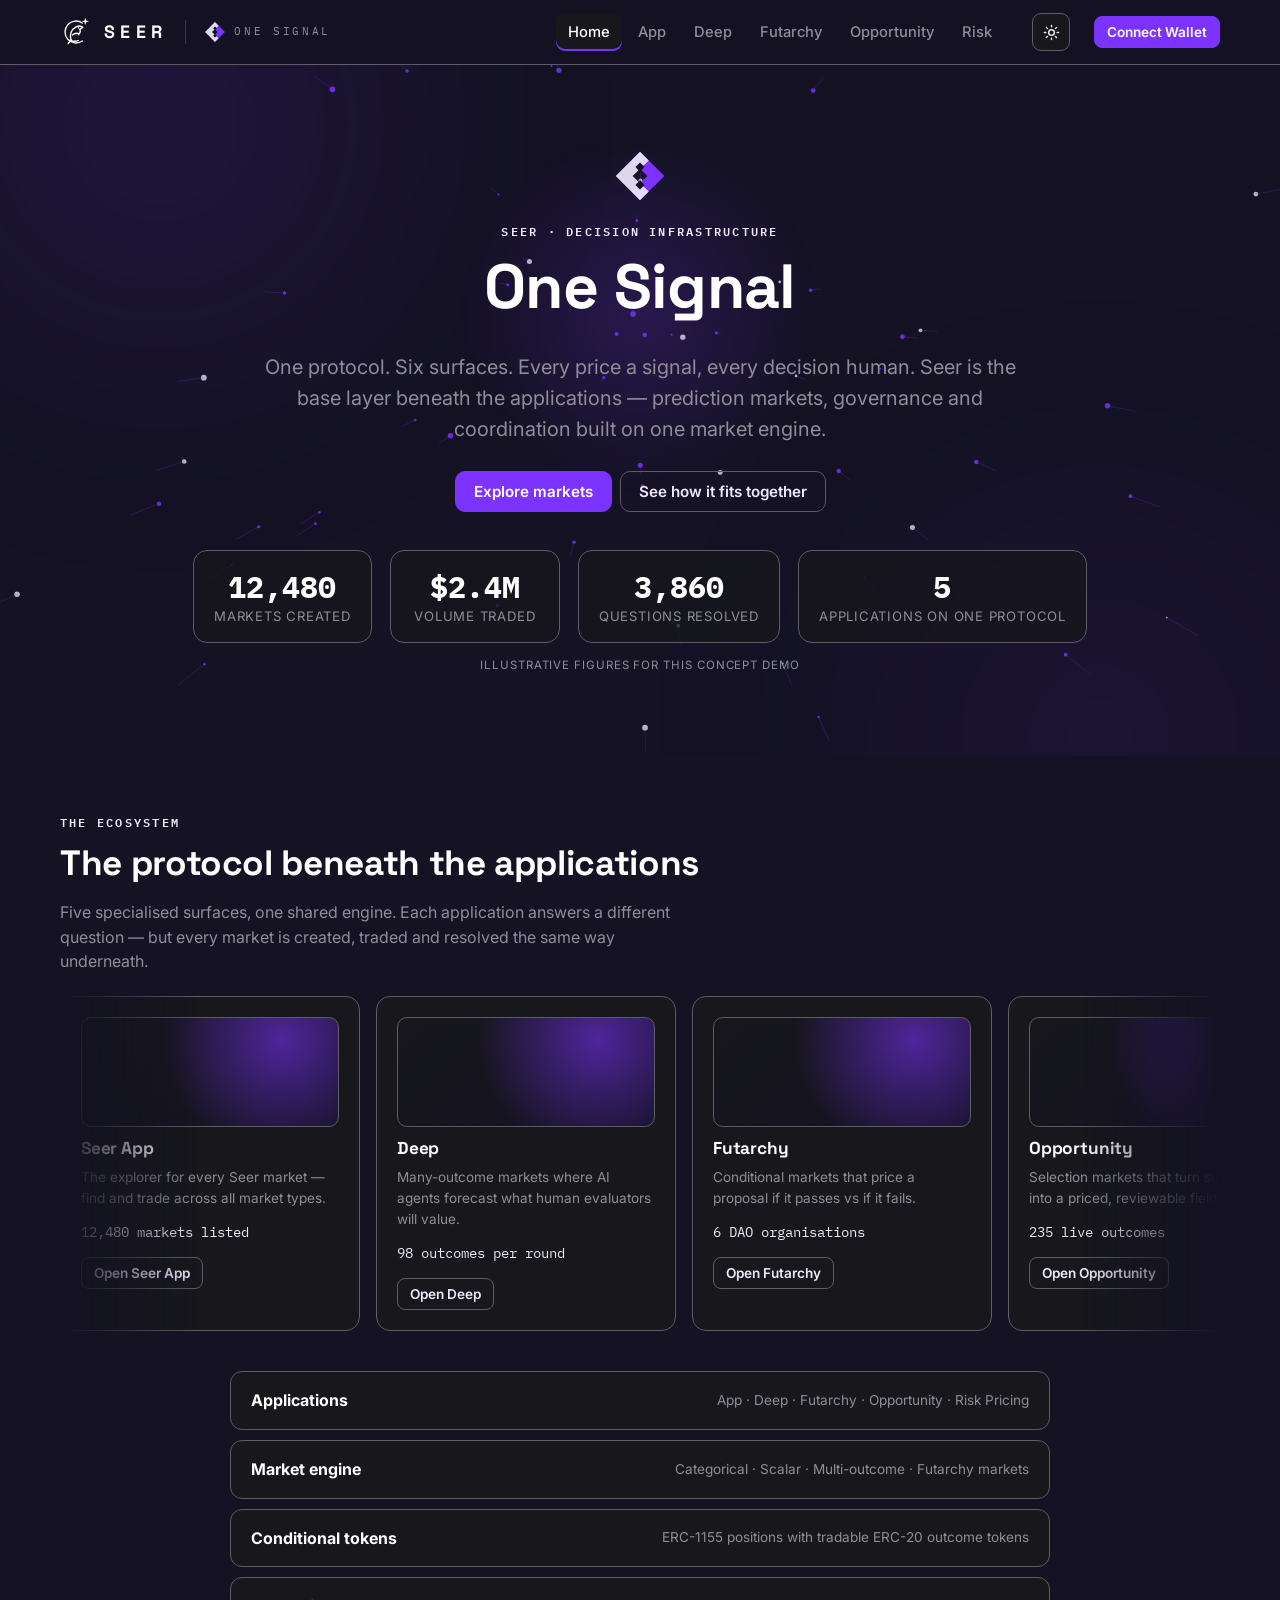
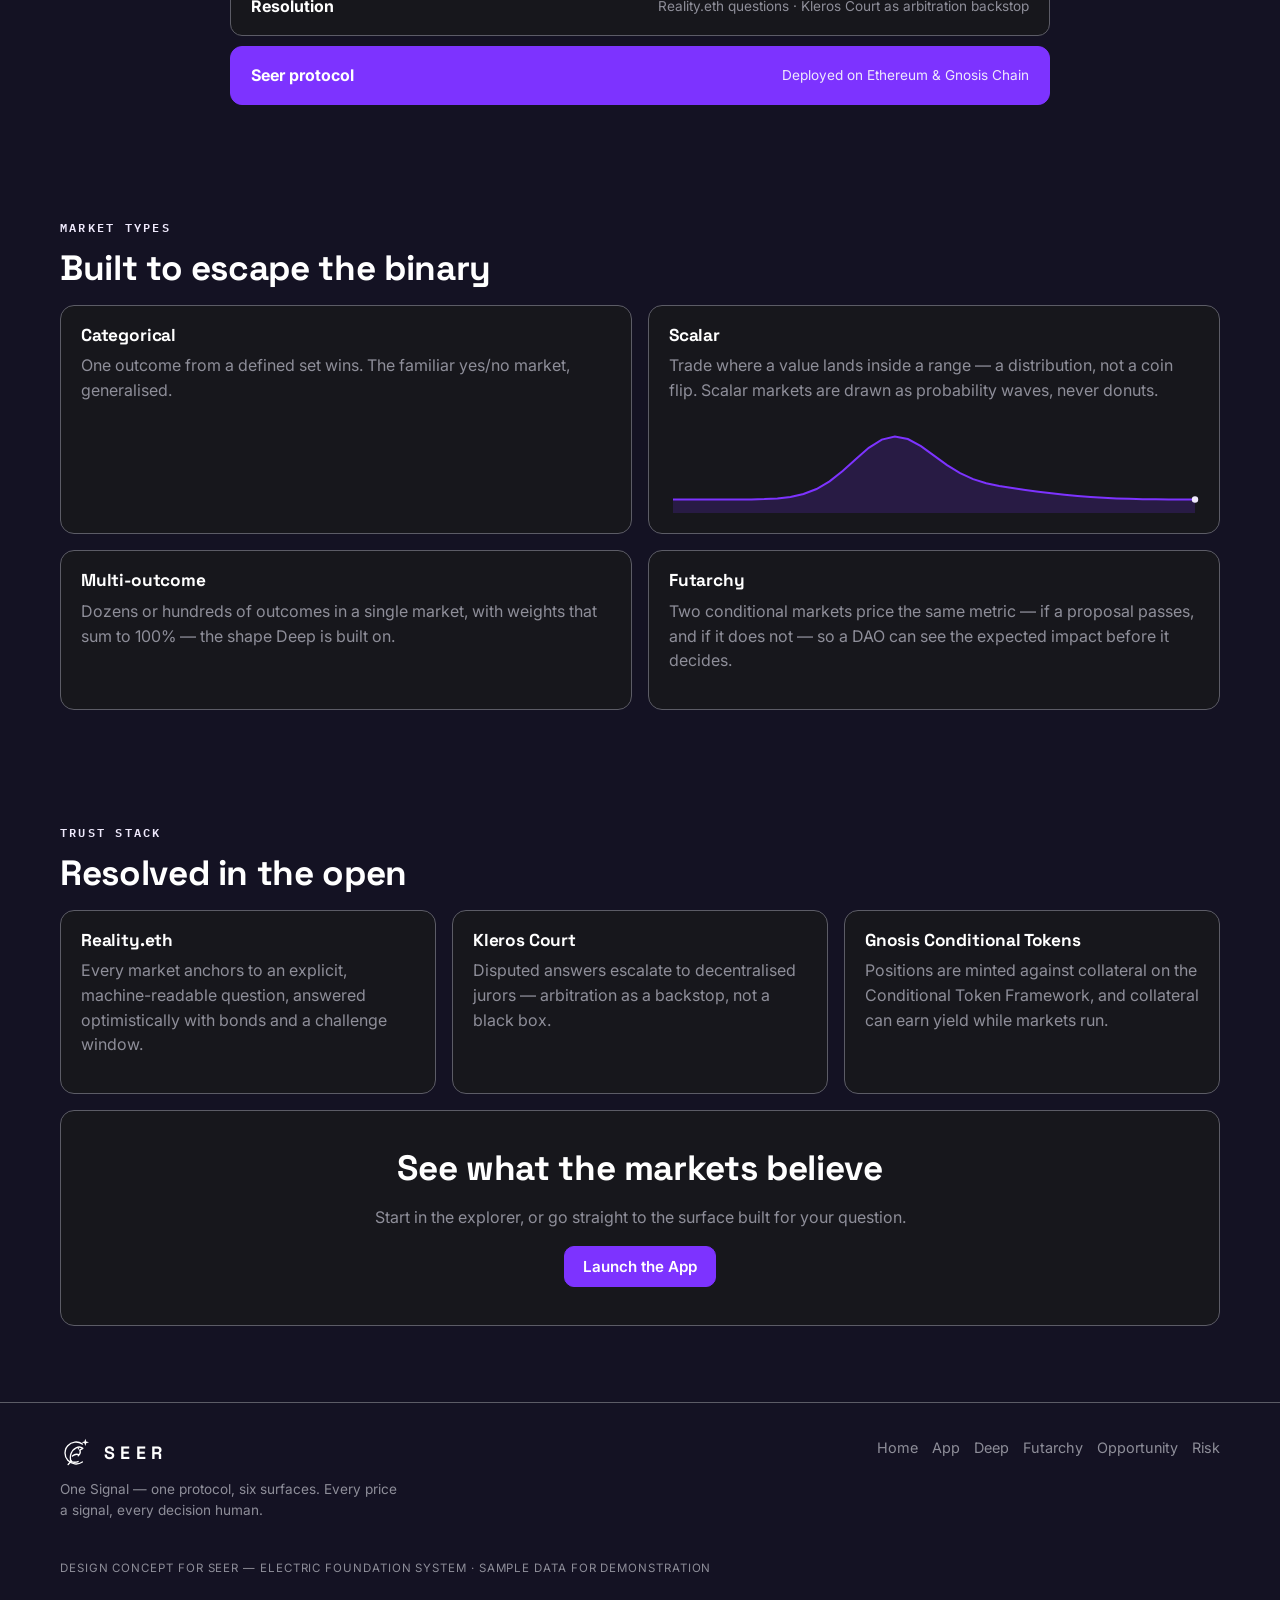
<file: index.html>
<!DOCTYPE html>
<html lang="en"><head><meta charset="UTF-8"><meta name="viewport" content="width=device-width,initial-scale=1">
<title>Home — Seer · One Signal</title><meta name="description" content="One Signal — a design concept for Seer's six interfaces in the Electric Foundation system.">
<link rel="preconnect" href="https://fonts.googleapis.com"><link rel="preconnect" href="https://fonts.gstatic.com" crossorigin><link href="https://fonts.googleapis.com/css2?family=Space+Grotesk:wght@400;500;700&family=Inter:wght@400;500;600;700&family=IBM+Plex+Mono:wght@400;500;700&display=swap" rel="stylesheet"><script>(function(){try{var q=null;try{q=new URLSearchParams(location.search).get("theme");}catch(e){}if(q==="light"||q==="dark"){try{localStorage.setItem("seer-theme",q);}catch(e){}}var t=q;if(t!=="light"&&t!=="dark"){try{t=localStorage.getItem("seer-theme");}catch(e){}}if(t==="light")document.documentElement.setAttribute("data-theme","light");}catch(e){}})();</script><link rel="stylesheet" href="assets/style.css"></head>
<body>
<header class="topnav"><div class="wrap">
<a class="brand" href="index.html" aria-label="Seer home"><svg class="crow" viewBox="0 0 48 48" fill="none" stroke="currentColor" stroke-width="2" stroke-linecap="round" stroke-linejoin="round" aria-hidden="true"><path d="M33.5 10.5 A16.5 16.5 0 1 0 33.5 37.5"/><path d="M38 2.5 L39.3 6.7 L43.5 8 L39.3 9.3 L38 13.5 L36.7 9.3 L32.5 8 L36.7 6.7 Z" fill="currentColor" stroke="none"/><path d="M16.5 36.5 C13.8 28.5 16.8 19.8 24.2 16.2 C27.6 14.5 31.6 14.8 34.2 17 L29.7 19.7 C31 22.7 30 26 27.4 28.1"/><path d="M18.6 28.6 C21.6 25.9 25.2 25.3 28.2 26.5"/><path d="M16.5 36.5 C19.8 38.2 23.8 38.3 27.2 36.8"/><path d="M17.2 35.8 L12.2 41.2"/><circle cx="27.6" cy="17.6" r="1.15" fill="currentColor" stroke="none"/></svg><span class="wordmark">SEER</span></a><span class="branddiv" aria-hidden="true"></span><a class="edition" href="index.html" aria-label="One Signal edition home"><svg width="22" height="22" viewBox="0 0 40 40" aria-hidden="true"><path fill="#7D33FF" d="M20 2 L38 20 L20 38 L13.5 31.5 L25.5 20 L13.5 8.5 Z"/><path fill="#EFE9FC" d="M20 2 L2 20 L20 38 L26.5 31.5 L14.5 20 L26.5 8.5 Z" opacity=".92"/><rect x="17.6" y="11" width="4.8" height="4.8" transform="rotate(45 20 13.4)" fill="#141223"/><rect x="17.6" y="24.2" width="4.8" height="4.8" transform="rotate(45 20 26.6)" fill="#141223"/></svg><span>ONE SIGNAL</span></a>
<button class="navtoggle" aria-expanded="false" aria-controls="mainnav">Menu</button>
<nav class="navlinks" id="mainnav" aria-label="Seer interfaces"><a href="index.html" aria-current="page">Home</a><a href="app/">App</a><a href="deep/">Deep</a><a href="futarchy/">Futarchy</a><a href="opportunity/">Opportunity</a><a href="risk/">Risk</a></nav>
<button class="themetoggle" id="themeToggle" type="button" aria-pressed="false" aria-label="Switch to light mode" title="Toggle light / dark mode"><svg class="ic-sun" width="17" height="17" viewBox="0 0 24 24" fill="none" stroke="currentColor" stroke-width="2" stroke-linecap="round" aria-hidden="true"><circle cx="12" cy="12" r="4"/><path d="M12 2v2M12 20v2M4.9 4.9l1.4 1.4M17.7 17.7l1.4 1.4M2 12h2M20 12h2M4.9 19.1l1.4-1.4M17.7 6.3l1.4-1.4"/></svg><svg class="ic-moon" width="17" height="17" viewBox="0 0 24 24" fill="currentColor" aria-hidden="true"><path d="M20.6 14.2A8.5 8.5 0 1 1 9.8 3.4a7 7 0 1 0 10.8 10.8z"/></svg></button>
<button class="btn sm wallet" data-wallet type="button">Connect Wallet</button>
</div></header>

<section class="hero"><div class="aurora" aria-hidden="true"></div><canvas id="heroCanvas" aria-hidden="true"></canvas>
<div class="wrap inner">
<div class="rise d1" style="display:flex;justify-content:center;margin-bottom:18px"><svg width="54" height="54" viewBox="0 0 40 40" aria-hidden="true"><path fill="#7D33FF" d="M20 2 L38 20 L20 38 L13.5 31.5 L25.5 20 L13.5 8.5 Z"/><path fill="#EFE9FC" d="M20 2 L2 20 L20 38 L26.5 31.5 L14.5 20 L26.5 8.5 Z" opacity=".92"/><rect x="17.6" y="11" width="4.8" height="4.8" transform="rotate(45 20 13.4)" fill="#141223"/><rect x="17.6" y="24.2" width="4.8" height="4.8" transform="rotate(45 20 26.6)" fill="#141223"/></svg></div>
<p class="kicker rise d2">Seer · Decision Infrastructure</p>
<h1 class="rise d3">One Signal</h1>
<p class="tag rise d4">One protocol. Six surfaces. Every price a signal, every decision human. Seer is the base layer beneath the applications — prediction markets, governance and coordination built on one market engine.</p>
<div class="rise d5"><a class="btn" href="app/">Explore markets</a>&nbsp; <a class="btn ghost" href="#ecosystem">See how it fits together</a></div>
<div class="stats rise d5">
<div class="stat"><div class="v mono" data-count="12480">0</div><div class="l">Markets created</div></div>
<div class="stat"><div class="v mono" data-count="2.4" data-dec="1" data-pre="$" data-suf="M">$0</div><div class="l">Volume traded</div></div>
<div class="stat"><div class="v mono" data-count="3860">0</div><div class="l">Questions resolved</div></div>
<div class="stat"><div class="v mono" data-count="5">0</div><div class="l">Applications on one protocol</div></div>
</div><p class="tiny mut" style="margin-top:14px">Illustrative figures for this concept demo</p>
</div></section>

<section id="ecosystem"><div class="wrap">
<p class="kicker">The ecosystem</p><h2>The protocol beneath the applications</h2>
<p class="mut" style="max-width:62ch">Five specialised surfaces, one shared engine. Each application answers a different question — but every market is created, traded and resolved the same way underneath.</p>
<div class="marquee" aria-label="The five Seer applications"><div class="track"><article class="card mcard"><div class="art diag" style="background:radial-gradient(circle at 78% 20%,rgba(125,51,255,.55),transparent 55%),linear-gradient(135deg,#17171C,#141223)"></div>
<h3>Seer App</h3><p class="mut small">The explorer for every Seer market — find and trade across all market types.</p><p class="mono small" style="color:var(--lav)">12,480 markets listed</p><a class="btn ghost sm" href="app/">Open Seer App</a></article><article class="card mcard"><div class="art diag" style="background:radial-gradient(circle at 78% 20%,rgba(125,51,255,.55),transparent 55%),linear-gradient(135deg,#17171C,#141223)"></div>
<h3>Deep</h3><p class="mut small">Many-outcome markets where AI agents forecast what human evaluators will value.</p><p class="mono small" style="color:var(--lav)">98 outcomes per round</p><a class="btn ghost sm" href="deep/">Open Deep</a></article><article class="card mcard"><div class="art diag" style="background:radial-gradient(circle at 78% 20%,rgba(125,51,255,.55),transparent 55%),linear-gradient(135deg,#17171C,#141223)"></div>
<h3>Futarchy</h3><p class="mut small">Conditional markets that price a proposal if it passes vs if it fails.</p><p class="mono small" style="color:var(--lav)">6 DAO organisations</p><a class="btn ghost sm" href="futarchy/">Open Futarchy</a></article><article class="card mcard"><div class="art diag" style="background:radial-gradient(circle at 78% 20%,rgba(125,51,255,.55),transparent 55%),linear-gradient(135deg,#17171C,#141223)"></div>
<h3>Opportunity</h3><p class="mut small">Selection markets that turn submissions into a priced, reviewable field.</p><p class="mono small" style="color:var(--lav)">235 live outcomes</p><a class="btn ghost sm" href="opportunity/">Open Opportunity</a></article><article class="card mcard"><div class="art diag" style="background:radial-gradient(circle at 78% 20%,rgba(125,51,255,.55),transparent 55%),linear-gradient(135deg,#17171C,#141223)"></div>
<h3>Risk Pricing</h3><p class="mut small">Market-implied risk estimates across DeFi protocols, compared side by side.</p><p class="mono small" style="color:var(--lav)">8 protocols tracked</p><a class="btn ghost sm" href="risk/">Open Risk Pricing</a></article></div></div>
<div class="stack" style="margin-top:34px">
<div class="layer"><b>Applications</b><span class="mut small">App · Deep · Futarchy · Opportunity · Risk Pricing</span></div>
<div class="layer"><b>Market engine</b><span class="mut small">Categorical · Scalar · Multi-outcome · Futarchy markets</span></div>
<div class="layer"><b>Conditional tokens</b><span class="mut small">ERC-1155 positions with tradable ERC-20 outcome tokens</span></div>
<div class="layer"><b>Resolution</b><span class="mut small">Reality.eth questions · Kleros Court as arbitration backstop</span></div>
<div class="layer base"><b>Seer protocol</b><span class="mut small">Deployed on Ethereum &amp; Gnosis Chain</span></div>
</div></div></section>

<section><div class="wrap">
<p class="kicker">Market types</p><h2>Built to escape the binary</h2>
<div class="grid c2">
<div class="card"><h3>Categorical</h3><p class="mut">One outcome from a defined set wins. The familiar yes/no market, generalised.</p></div>
<div class="card"><h3>Scalar</h3><p class="mut">Trade where a value lands inside a range — a distribution, not a coin flip. Scalar markets are drawn as probability waves, never donuts.</p><canvas class="wave" id="homeWave" height="54" aria-hidden="true"></canvas></div>
<div class="card"><h3>Multi-outcome</h3><p class="mut">Dozens or hundreds of outcomes in a single market, with weights that sum to 100% — the shape Deep is built on.</p></div>
<div class="card"><h3>Futarchy</h3><p class="mut">Two conditional markets price the same metric — if a proposal passes, and if it does not — so a DAO can see the expected impact before it decides.</p></div>
</div></div></section>

<section><div class="wrap">
<p class="kicker">Trust stack</p><h2>Resolved in the open</h2>
<div class="grid c3">
<div class="card"><h3>Reality.eth</h3><p class="mut">Every market anchors to an explicit, machine-readable question, answered optimistically with bonds and a challenge window.</p></div>
<div class="card"><h3>Kleros Court</h3><p class="mut">Disputed answers escalate to decentralised jurors — arbitration as a backstop, not a black box.</p></div>
<div class="card"><h3>Gnosis Conditional Tokens</h3><p class="mut">Positions are minted against collateral on the Conditional Token Framework, and collateral can earn yield while markets run.</p></div>
</div>
<div class="card" style="margin-top:16px;text-align:center;padding:38px 20px">
<h2>See what the markets believe</h2><p class="mut">Start in the explorer, or go straight to the surface built for your question.</p>
<a class="btn" href="app/">Launch the App</a></div>
</div></section>
<footer class="site"><div class="wrap">
<div><div class="brand" style="font-size:1.1rem"><svg class="crow" viewBox="0 0 48 48" fill="none" stroke="currentColor" stroke-width="2" stroke-linecap="round" stroke-linejoin="round" aria-hidden="true"><path d="M33.5 10.5 A16.5 16.5 0 1 0 33.5 37.5"/><path d="M38 2.5 L39.3 6.7 L43.5 8 L39.3 9.3 L38 13.5 L36.7 9.3 L32.5 8 L36.7 6.7 Z" fill="currentColor" stroke="none"/><path d="M16.5 36.5 C13.8 28.5 16.8 19.8 24.2 16.2 C27.6 14.5 31.6 14.8 34.2 17 L29.7 19.7 C31 22.7 30 26 27.4 28.1"/><path d="M18.6 28.6 C21.6 25.9 25.2 25.3 28.2 26.5"/><path d="M16.5 36.5 C19.8 38.2 23.8 38.3 27.2 36.8"/><path d="M17.2 35.8 L12.2 41.2"/><circle cx="27.6" cy="17.6" r="1.15" fill="currentColor" stroke="none"/></svg><span class="wordmark">SEER</span></div>
<p class="mut small" style="max-width:38ch;margin-top:10px">One Signal — one protocol, six surfaces. Every price a signal, every decision human.</p></div>
<nav aria-label="Interfaces"><a href="index.html">Home</a><a href="app/">App</a><a href="deep/">Deep</a><a href="futarchy/">Futarchy</a><a href="opportunity/">Opportunity</a><a href="risk/">Risk</a></nav>
<p class="mut tiny">Design concept for Seer — Electric Foundation system · Sample data for demonstration</p>
</div></footer>
<div class="toast" role="status" aria-live="polite"></div>
<script src="assets/app.js"></script>
<script>
(function(){
 var cv=document.getElementById('heroCanvas'); if(!cv) return; var ctx=cv.getContext('2d');
 var W,H,parts=[],cx,cy; var RM=window.SEER_RM;
 function size(){ W=cv.width=cv.offsetWidth; H=cv.height=cv.offsetHeight; cx=W/2; cy=H*0.36; }
 function spawn(){ var a=Math.random()*Math.PI*2, r=Math.max(W,H)*(.35+Math.random()*.3);
   return {x:cx+Math.cos(a)*r, y:cy+Math.sin(a)*r*.62, s:.4+Math.random()*1.1, lav:Math.random()<.3, life:0}; }
 function init(){ size(); parts=[]; for(var i=0;i<70;i++){ var p=spawn(); p.life=Math.random(); parts.push(p);} }
 function draw(){ ctx.clearRect(0,0,W,H); var light=document.documentElement.getAttribute('data-theme')==='light';
   var g=ctx.createRadialGradient(cx,cy,0,cx,cy,180); g.addColorStop(0,'rgba(125,51,255,.20)'); g.addColorStop(1,'rgba(125,51,255,0)');
   ctx.fillStyle=g; ctx.fillRect(cx-180,cy-180,360,360);
   parts.forEach(function(p){ p.life+=.006; if(p.life>=1){ Object.assign(p,spawn()); }
     var t=p.life, x=p.x+(cx-p.x)*t*t, y=p.y+(cy-p.y)*t*t;
     ctx.beginPath(); ctx.arc(x,y,p.s*2,0,7); ctx.fillStyle=p.lav?(light?'rgba(108,43,217,.85)':'rgba(239,233,252,.75)'):'rgba(125,51,255,.8)'; ctx.fill();
     ctx.beginPath(); ctx.moveTo(x,y); ctx.lineTo(x+(x-cx)*.06,y+(y-cy)*.06); ctx.strokeStyle='rgba(125,51,255,.25)'; ctx.stroke(); });
   if(!RM) requestAnimationFrame(draw); }
 init(); draw(); addEventListener('resize',function(){ init(); if(RM) draw(); },{passive:true});
 initCounters();
 var w=document.getElementById('homeWave'); if(w) drawWave(w,.42);
 addEventListener('seer-themechange',function(){ var w2=document.getElementById('homeWave'); if(w2) drawWave(w2,.42); if(RM) draw(); });
})();
</script>
</body></html>
</file>
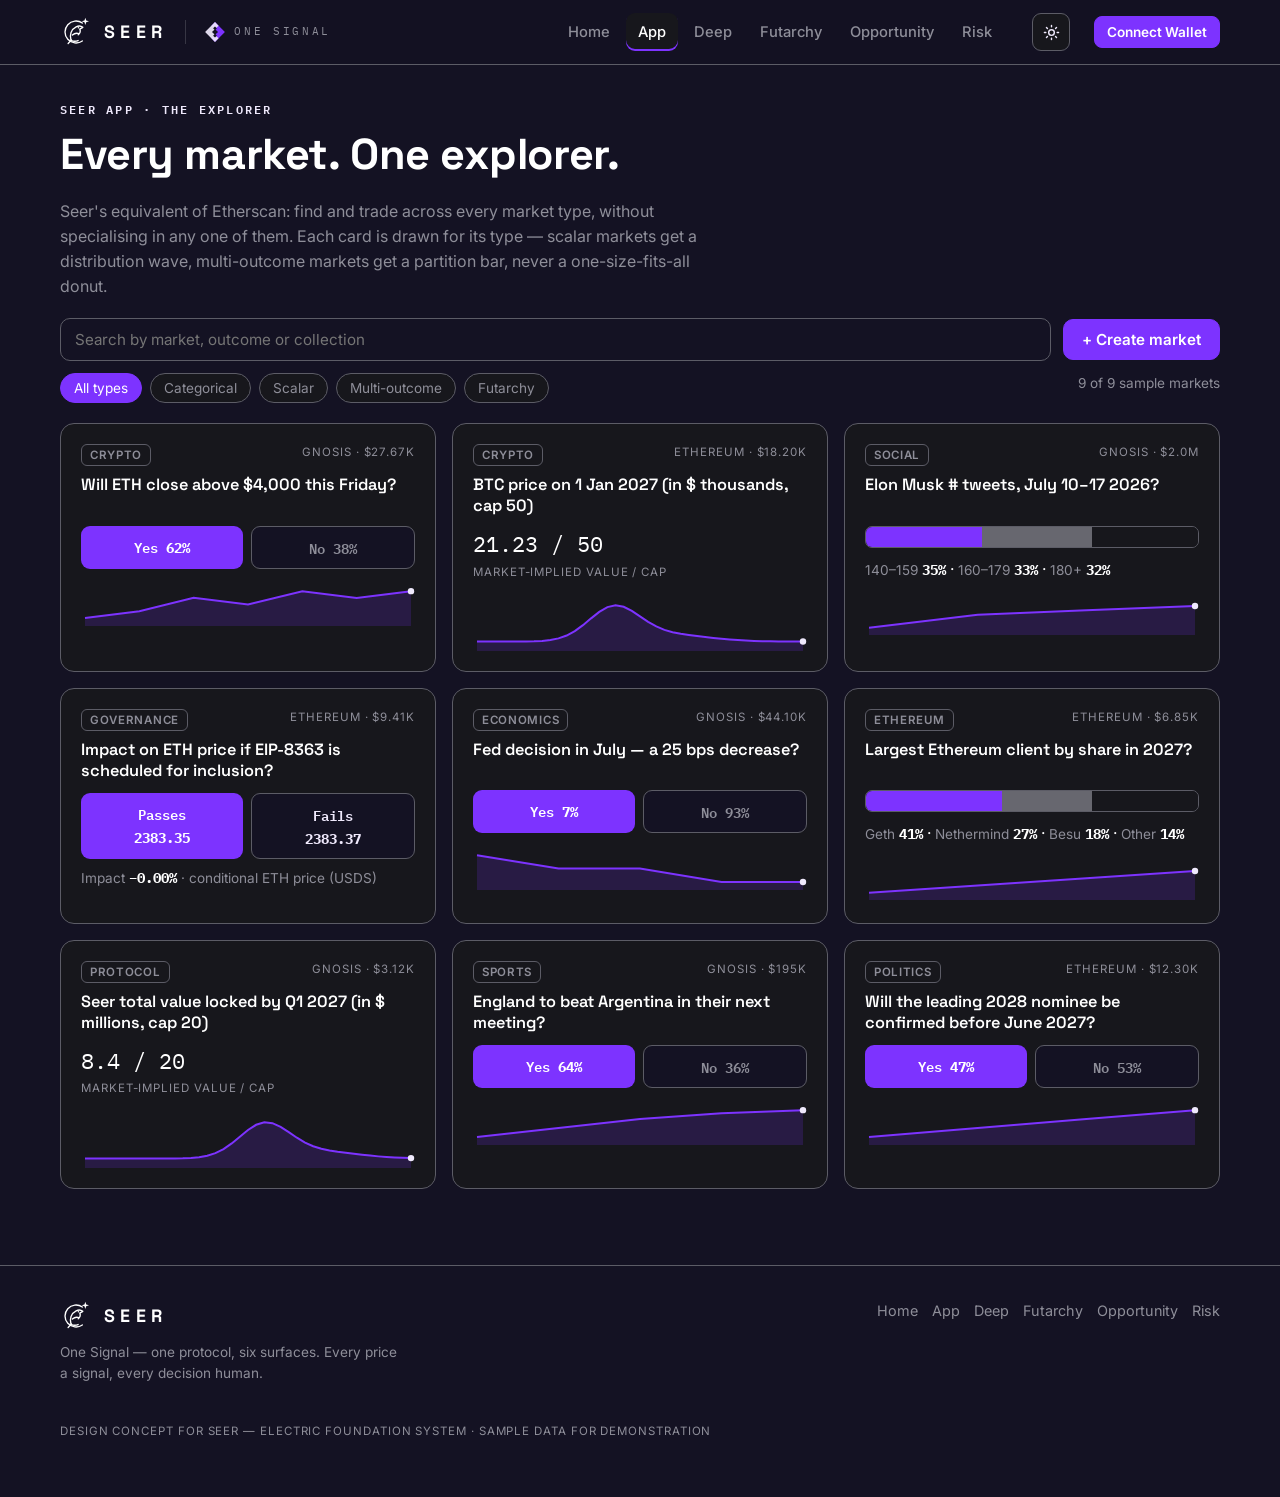
<file: app/index.html>
<!DOCTYPE html>
<html lang="en"><head><meta charset="UTF-8"><meta name="viewport" content="width=device-width,initial-scale=1">
<title>Seer App — Explorer — Seer · One Signal</title><meta name="description" content="One Signal — a design concept for Seer's six interfaces in the Electric Foundation system.">
<link rel="preconnect" href="https://fonts.googleapis.com"><link rel="preconnect" href="https://fonts.gstatic.com" crossorigin><link href="https://fonts.googleapis.com/css2?family=Space+Grotesk:wght@400;500;700&family=Inter:wght@400;500;600;700&family=IBM+Plex+Mono:wght@400;500;700&display=swap" rel="stylesheet"><script>(function(){try{var q=null;try{q=new URLSearchParams(location.search).get("theme");}catch(e){}if(q==="light"||q==="dark"){try{localStorage.setItem("seer-theme",q);}catch(e){}}var t=q;if(t!=="light"&&t!=="dark"){try{t=localStorage.getItem("seer-theme");}catch(e){}}if(t==="light")document.documentElement.setAttribute("data-theme","light");}catch(e){}})();</script><link rel="stylesheet" href="../assets/style.css"></head>
<body>
<header class="topnav"><div class="wrap">
<a class="brand" href="../index.html" aria-label="Seer home"><svg class="crow" viewBox="0 0 48 48" fill="none" stroke="currentColor" stroke-width="2" stroke-linecap="round" stroke-linejoin="round" aria-hidden="true"><path d="M33.5 10.5 A16.5 16.5 0 1 0 33.5 37.5"/><path d="M38 2.5 L39.3 6.7 L43.5 8 L39.3 9.3 L38 13.5 L36.7 9.3 L32.5 8 L36.7 6.7 Z" fill="currentColor" stroke="none"/><path d="M16.5 36.5 C13.8 28.5 16.8 19.8 24.2 16.2 C27.6 14.5 31.6 14.8 34.2 17 L29.7 19.7 C31 22.7 30 26 27.4 28.1"/><path d="M18.6 28.6 C21.6 25.9 25.2 25.3 28.2 26.5"/><path d="M16.5 36.5 C19.8 38.2 23.8 38.3 27.2 36.8"/><path d="M17.2 35.8 L12.2 41.2"/><circle cx="27.6" cy="17.6" r="1.15" fill="currentColor" stroke="none"/></svg><span class="wordmark">SEER</span></a><span class="branddiv" aria-hidden="true"></span><a class="edition" href="../index.html" aria-label="One Signal edition home"><svg width="22" height="22" viewBox="0 0 40 40" aria-hidden="true"><path fill="#7D33FF" d="M20 2 L38 20 L20 38 L13.5 31.5 L25.5 20 L13.5 8.5 Z"/><path fill="#EFE9FC" d="M20 2 L2 20 L20 38 L26.5 31.5 L14.5 20 L26.5 8.5 Z" opacity=".92"/><rect x="17.6" y="11" width="4.8" height="4.8" transform="rotate(45 20 13.4)" fill="#141223"/><rect x="17.6" y="24.2" width="4.8" height="4.8" transform="rotate(45 20 26.6)" fill="#141223"/></svg><span>ONE SIGNAL</span></a>
<button class="navtoggle" aria-expanded="false" aria-controls="mainnav">Menu</button>
<nav class="navlinks" id="mainnav" aria-label="Seer interfaces"><a href="../index.html">Home</a><a href="../app/" aria-current="page">App</a><a href="../deep/">Deep</a><a href="../futarchy/">Futarchy</a><a href="../opportunity/">Opportunity</a><a href="../risk/">Risk</a></nav>
<button class="themetoggle" id="themeToggle" type="button" aria-pressed="false" aria-label="Switch to light mode" title="Toggle light / dark mode"><svg class="ic-sun" width="17" height="17" viewBox="0 0 24 24" fill="none" stroke="currentColor" stroke-width="2" stroke-linecap="round" aria-hidden="true"><circle cx="12" cy="12" r="4"/><path d="M12 2v2M12 20v2M4.9 4.9l1.4 1.4M17.7 17.7l1.4 1.4M2 12h2M20 12h2M4.9 19.1l1.4-1.4M17.7 6.3l1.4-1.4"/></svg><svg class="ic-moon" width="17" height="17" viewBox="0 0 24 24" fill="currentColor" aria-hidden="true"><path d="M20.6 14.2A8.5 8.5 0 1 1 9.8 3.4a7 7 0 1 0 10.8 10.8z"/></svg></button>
<button class="btn sm wallet" data-wallet type="button">Connect Wallet</button>
</div></header>

<section style="padding-top:34px"><div class="wrap">
<p class="kicker">Seer App · The explorer</p>
<h1 style="font-size:clamp(1.8rem,4vw,2.7rem)">Every market. One explorer.</h1>
<p class="mut" style="max-width:64ch">Seer's equivalent of Etherscan: find and trade across every market type, without specialising in any one of them. Each card is drawn for its type — scalar markets get a distribution wave, multi-outcome markets get a partition bar, never a one-size-fits-all donut.</p>
<div class="grid" style="grid-template-columns:1fr auto;gap:12px;align-items:center;margin:20px 0 12px">
<input type="search" id="q" placeholder="Search by market, outcome or collection" aria-label="Search markets">
<a class="btn" href="#markets" id="createBtn">+ Create market</a></div>
<div style="display:flex;gap:8px;flex-wrap:wrap" role="group" aria-label="Filter by market type">
<button class="chip" data-type="all" aria-pressed="true">All types</button>
<button class="chip" data-type="binary" aria-pressed="false">Categorical</button>
<button class="chip" data-type="scalar" aria-pressed="false">Scalar</button>
<button class="chip" data-type="multi" aria-pressed="false">Multi-outcome</button>
<button class="chip" data-type="futarchy" aria-pressed="false">Futarchy</button>
<span class="mut small" style="margin-left:auto" id="count"></span></div>
<div class="grid c3" id="markets" style="margin-top:20px" aria-live="polite"></div>
<div id="detail"></div>
</div></section>
<footer class="site"><div class="wrap">
<div><div class="brand" style="font-size:1.1rem"><svg class="crow" viewBox="0 0 48 48" fill="none" stroke="currentColor" stroke-width="2" stroke-linecap="round" stroke-linejoin="round" aria-hidden="true"><path d="M33.5 10.5 A16.5 16.5 0 1 0 33.5 37.5"/><path d="M38 2.5 L39.3 6.7 L43.5 8 L39.3 9.3 L38 13.5 L36.7 9.3 L32.5 8 L36.7 6.7 Z" fill="currentColor" stroke="none"/><path d="M16.5 36.5 C13.8 28.5 16.8 19.8 24.2 16.2 C27.6 14.5 31.6 14.8 34.2 17 L29.7 19.7 C31 22.7 30 26 27.4 28.1"/><path d="M18.6 28.6 C21.6 25.9 25.2 25.3 28.2 26.5"/><path d="M16.5 36.5 C19.8 38.2 23.8 38.3 27.2 36.8"/><path d="M17.2 35.8 L12.2 41.2"/><circle cx="27.6" cy="17.6" r="1.15" fill="currentColor" stroke="none"/></svg><span class="wordmark">SEER</span></div>
<p class="mut small" style="max-width:38ch;margin-top:10px">One Signal — one protocol, six surfaces. Every price a signal, every decision human.</p></div>
<nav aria-label="Interfaces"><a href="../index.html">Home</a><a href="../app/">App</a><a href="../deep/">Deep</a><a href="../futarchy/">Futarchy</a><a href="../opportunity/">Opportunity</a><a href="../risk/">Risk</a></nav>
<p class="mut tiny">Design concept for Seer — Electric Foundation system · Sample data for demonstration</p>
</div></footer>
<div class="toast" role="status" aria-live="polite"></div>
<script src="../assets/app.js"></script>
<script>
var MARKETS=[
 {id:1,type:'binary',cat:'Crypto',chain:'Gnosis',q:'Will ETH close above $4,000 this Friday?',yes:62,liq:'$27.67k',spark:[58,59,61,60,62,61,62]},
 {id:2,type:'scalar',cat:'Crypto',chain:'Ethereum',q:'BTC price on 1 Jan 2027 (in $ thousands, cap 50)',val:'21.23 / 50',peak:.42,liq:'$18.20k',spark:[19,20,20.5,21,21.2,21.23]},
 {id:3,type:'multi',cat:'Social',chain:'Gnosis',q:'Elon Musk # tweets, July 10–17 2026?',outs:[['140–159',35],['160–179',33],['180+',32]],liq:'$2.0M',spark:[30,33,34,35]},
 {id:4,type:'futarchy',cat:'Governance',chain:'Ethereum',q:'Impact on ETH price if EIP-8363 is scheduled for inclusion?',yes:2383.35,no:2383.37,liq:'$9.41k',spark:[2380,2382,2381,2383,2383.35]},
 {id:5,type:'binary',cat:'Economics',chain:'Gnosis',q:'Fed decision in July — a 25 bps decrease?',yes:7,liq:'$44.10k',spark:[9,8,8,7,7]},
 {id:6,type:'multi',cat:'Ethereum',chain:'Ethereum',q:'Largest Ethereum client by share in 2027?',outs:[['Geth',41],['Nethermind',27],['Besu',18],['Other',14]],liq:'$6.85k',spark:[38,39,40,41]},
 {id:7,type:'scalar',cat:'Protocol',chain:'Gnosis',q:'Seer total value locked by Q1 2027 (in $ millions, cap 20)',val:'8.4 / 20',peak:.55,liq:'$3.12k',spark:[6.9,7.4,7.9,8.1,8.4]},
 {id:8,type:'binary',cat:'Sports',chain:'Gnosis',q:'England to beat Argentina in their next meeting?',yes:64,liq:'$195k',spark:[55,58,61,63,64]},
 {id:9,type:'binary',cat:'Politics',chain:'Ethereum',q:'Will the leading 2028 nominee be confirmed before June 2027?',yes:47,liq:'$12.30k',spark:[44,45,46,47]}
];
var grid=document.getElementById('markets'), q=document.getElementById('q'), curType='all';
function visual(m){
 if(m.type==='binary') return '<div class="yn"><span class="y">Yes <b data-yes="'+m.id+'">'+m.yes+'%</b></span><span class="n">No '+(100-m.yes)+'%</span></div><canvas class="spark" height="40" data-spark="'+m.id+'" style="margin-top:12px"></canvas>';
 if(m.type==='scalar') return '<p class="mono" style="font-size:1.35rem;margin:4px 0 2px">'+m.val+'</p><p class="tiny mut">Market-implied value / cap</p><canvas class="wave" height="52" data-wave="'+m.peak+'"></canvas>';
 if(m.type==='multi'){ var segs=m.outs.map(function(o,i){return '<div class="seg '+(i==0?'v':i==1?'g1':'g2')+'" style="width:'+o[1]+'%" title="'+o[0]+' '+o[1]+'%"></div>';}).join('');
   var legend=m.outs.map(function(o){return '<span class="small mut">'+o[0]+' <b class="mono" style="color:var(--white)">'+o[1]+'%</b></span>';}).join(' · ');
   return '<div class="pbar" style="height:22px;border-radius:7px">'+segs+'</div><p style="margin-top:9px">'+legend+'</p><canvas class="spark" height="34" data-spark="'+m.id+'"></canvas>'; }
 return '<div class="yn"><span class="y">Passes<br><b class="mono">'+m.yes.toFixed(2)+'</b></span><span class="n" style="color:var(--lav)">Fails<br><b class="mono">'+m.no.toFixed(2)+'</b></span></div><p class="small mut" style="margin-top:9px">Impact <b class="mono" style="color:var(--white)">−0.00%</b> · conditional ETH price (USDS)</p>';
}
function render(){
 var term=q.value.trim().toLowerCase();
 var list=MARKETS.filter(function(m){ return (curType==='all'||m.type===curType) && (!term || m.q.toLowerCase().indexOf(term)>-1 || m.cat.toLowerCase().indexOf(term)>-1); });
 document.getElementById('count').textContent=list.length+' of '+MARKETS.length+' sample markets';
 grid.innerHTML=list.map(function(m){ return '<article class="card mkt" tabindex="0" role="button" aria-label="Open market: '+m.q.replace(/"/g,'')+'" data-open="'+m.id+'"><div style="display:flex;justify-content:space-between;gap:8px"><span class="badge dark">'+m.cat+'</span><span class="tiny mut">'+m.chain+' · '+m.liq+'</span></div><p class="q">'+m.q+'</p>'+visual(m)+'</article>'; }).join('') || '<p class="mut">No markets match that search.</p>';
 list.forEach(function(m){ var c=grid.querySelector('[data-spark="'+m.id+'"]'); if(c) drawSpark(c,m.spark,{fill:true,dot:true}); var w=grid.querySelector('[data-wave]'); });
 grid.querySelectorAll('[data-wave]').forEach(function(c){ drawWave(c, parseFloat(c.dataset.wave)); });
 grid.querySelectorAll('[data-open]').forEach(function(el){ el.addEventListener('click',function(){ openDetail(+el.dataset.open); }); el.addEventListener('keydown',function(e){ if(e.key==='Enter'||e.key===' '){ e.preventDefault(); openDetail(+el.dataset.open); } }); });
}
grid.innerHTML='<div class="skel"></div><div class="skel"></div><div class="skel"></div>';
setTimeout(render, 650);
q.addEventListener('input',render);
document.querySelectorAll('[data-type]').forEach(function(ch){ ch.addEventListener('click',function(){ document.querySelectorAll('[data-type]').forEach(function(x){x.setAttribute('aria-pressed','false');}); ch.setAttribute('aria-pressed','true'); curType=ch.dataset.type; render(); }); });
document.getElementById('createBtn').addEventListener('click',function(e){ e.preventDefault(); toast('Market creation is permissionless on Seer — this demo keeps it as a concept action.'); });
/* ---- detail + glass chart + bet slip ---- */
var detailTimer=null, cur=null, series=[];
function openDetail(id){
 cur=MARKETS.filter(function(m){return m.id===id;})[0]; if(!cur) return;
 var base = cur.type==='binary'? cur.yes : cur.type==='futarchy'? cur.yes : cur.type==='scalar'? parseFloat(cur.val) : cur.outs[0][1];
 series=[]; var v=base; for(var i=0;i<42;i++){ v+= (Math.random()-.48)*(base*.012); series.push(v); }
 var d=document.getElementById('detail');
 d.innerHTML='<div class="glass detail" id="detailPanel"><div style="display:flex;justify-content:space-between;gap:12px;flex-wrap:wrap"><h2 style="font-size:1.3rem;max-width:34ch">'+cur.q+'</h2><span class="badge">● Live</span></div>'
 +'<div class="grid c2" style="margin-top:8px"><div><canvas id="glassChart" height="210" aria-label="Live price chart"></canvas><p class="tiny mut" style="margin-top:6px">Simulated live ticks · glass chart · updates every 2s</p></div>'
 +'<div class="slip card" style="background:var(--night)"><p class="tiny mut">Bet slip</p>'
 +'<div style="display:flex;gap:8px;margin-bottom:10px"><button class="btn sm" id="sideYes" type="button">Yes / Up</button><button class="btn ghost sm" id="sideNo" type="button">No / Down</button></div>'
 +'<label class="tiny mut" for="amt">Amount (USDS)</label><p class="amt" id="amtView">$100.00</p>'
 +'<div class="amtchips"><button class="chip" data-add="1" type="button">+$1</button><button class="chip" data-add="5" type="button">+$5</button><button class="chip" data-add="20" type="button">+$20</button><button class="chip" data-add="100" type="button">+$100</button><button class="chip" id="amtReset" type="button">Reset</button></div>'
 +'<p class="small mut">Price now <b class="mono" id="slipPrice" style="color:var(--white)"></b> · Est. payout <b class="mono" id="slipPay" style="color:var(--lav)"></b></p>'
 +'<button class="btn" id="confirmBtn" type="button" style="width:100%;justify-content:center">Confirm</button>'
 +'<button class="btn ghost sm" id="closeDetail" type="button" style="margin-top:10px">Close ✕</button></div></div></div>';
 d.scrollIntoView({behavior: window.SEER_RM?'auto':'smooth', block:'start'});
 var amount=100, price=base;
 function paint(){ document.getElementById('amtView').textContent='$'+amount.toFixed(2);
   document.getElementById('slipPrice').textContent = cur.type==='binary'||cur.type==='multi' ? price.toFixed(1)+'%' : price.toFixed(2);
   var prob = cur.type==='binary'||cur.type==='multi' ? price/100 : .5;
   document.getElementById('slipPay').textContent='$'+(amount/Math.max(prob,.02)).toFixed(2); }
 paint(); drawGlass();
 clearInterval(detailTimer);
 detailTimer=setInterval(function(){ var last=series[series.length-1]; var nv=last+(Math.random()-.48)*(base*.012); series.push(nv); series.shift(); drawGlass();
   var sp=document.getElementById('slipPrice'); if(sp){ var old=price; price=nv; tweenNumber(sp, cur.type==='binary'||cur.type==='multi'?old:old, nv, 600, function(x){ return (cur.type==='binary'||cur.type==='multi')? x.toFixed(1)+'%' : x.toFixed(2); }); sp.classList.remove('pulse'); void sp.offsetWidth; sp.classList.add('pulse'); paintSoft(); } },2000);
 function paintSoft(){ var prob = cur.type==='binary'||cur.type==='multi' ? price/100 : .5; var el=document.getElementById('slipPay'); if(el) el.textContent='$'+(amount/Math.max(prob,.02)).toFixed(2); }
 d.querySelectorAll('[data-add]').forEach(function(b){ b.addEventListener('click',function(){ amount+=+b.dataset.add; paint(); }); });
 document.getElementById('amtReset').addEventListener('click',function(){ amount=100; paint(); });
 document.getElementById('sideYes').addEventListener('click',function(){ toast('Side: Yes / Up selected.'); });
 document.getElementById('sideNo').addEventListener('click',function(){ toast('Side: No / Down selected.'); });
 document.getElementById('confirmBtn').addEventListener('click',function(){ toast('Demo only — no trade is placed in this design concept.'); });
 document.getElementById('closeDetail').addEventListener('click',function(){ clearInterval(detailTimer); d.innerHTML=''; });
}
function drawGlass(){
 var cv=document.getElementById('glassChart'); if(!cv) return;
 var dpr=Math.min(devicePixelRatio||1,2), w=cv.clientWidth||460, h=210; cv.width=w*dpr; cv.height=h*dpr;
 var c=cv.getContext('2d'); c.scale(dpr,dpr);
 var min=Math.min.apply(null,series), max=Math.max.apply(null,series), pad=(max-min)*.25||1; min-=pad; max+=pad;
 c.strokeStyle='rgba(92,92,102,.3)'; c.lineWidth=1;
 for(var i=1;i<5;i++){ var y=h*i/5; c.beginPath(); c.moveTo(0,y); c.lineTo(w,y); c.stroke(); }
 function X(i){return i*(w-8)/(series.length-1)+4;} function Y(v){return h-8-((v-min)/(max-min))*(h-20);}
 c.beginPath(); series.forEach(function(v,i){ i?c.lineTo(X(i),Y(v)):c.moveTo(X(i),Y(v)); });
 c.lineTo(X(series.length-1),h); c.lineTo(X(0),h); c.closePath(); c.fillStyle='rgba(125,51,255,.18)'; c.fill();
 c.beginPath(); series.forEach(function(v,i){ i?c.lineTo(X(i),Y(v)):c.moveTo(X(i),Y(v)); }); c.strokeStyle='#7D33FF'; c.lineWidth=2; c.stroke();
 c.beginPath(); c.arc(X(series.length-1),Y(series[series.length-1]),3.5,0,7); c.fillStyle= window.seerTheme()==='light' ? '#6C2BD9' : '#EFE9FC'; c.fill();
 c.fillStyle= window.seerTheme()==='light' ? '#5C5C66' : '#8E8E99'; c.font='11px "IBM Plex Mono",monospace'; c.fillText(max.toFixed(2),6,14); c.fillText(min.toFixed(2),6,h-10);
}
addEventListener('seer-themechange',function(){ render(); if(document.getElementById('glassChart')) drawGlass(); });
</script>
</body></html>
</file>
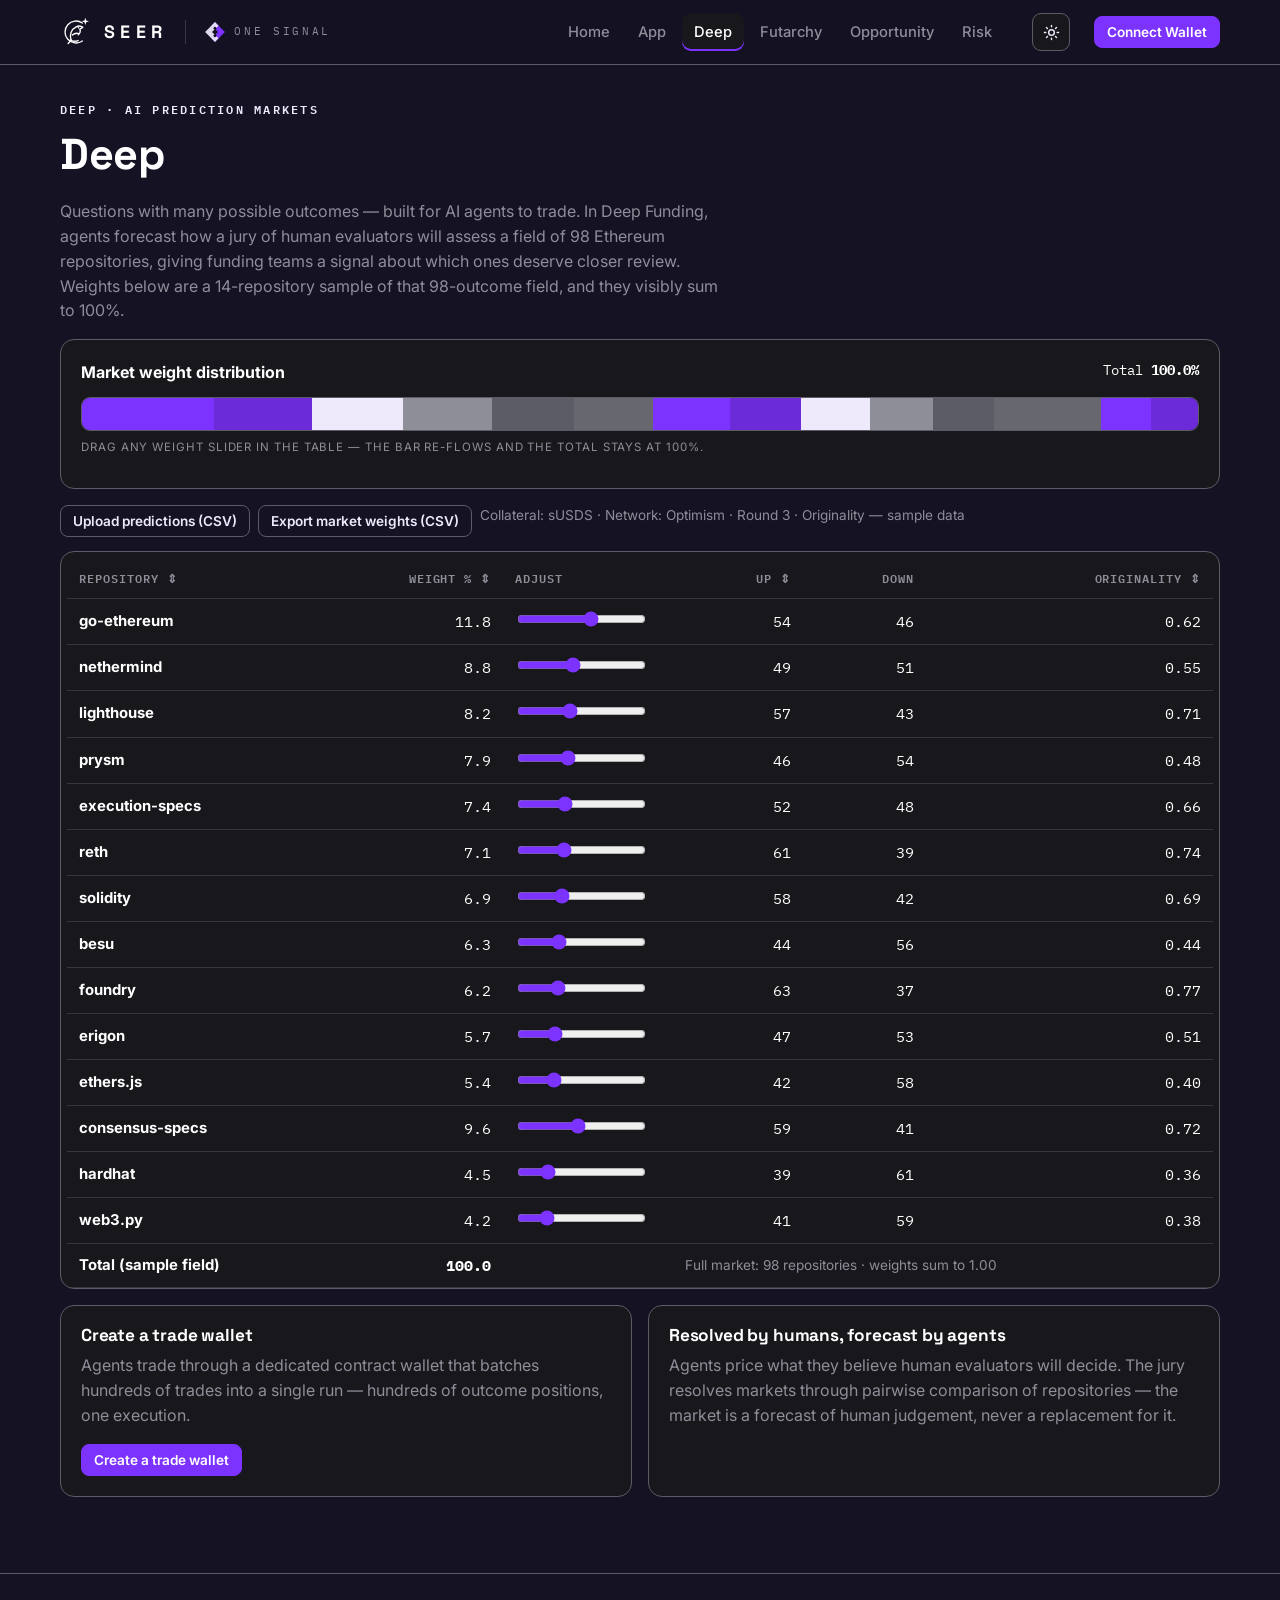
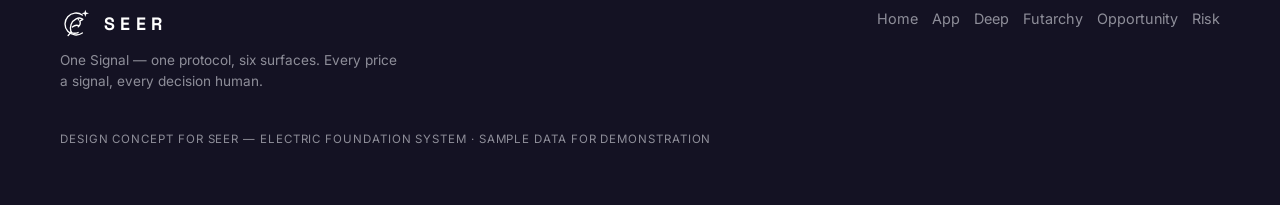
<file: deep/index.html>
<!DOCTYPE html>
<html lang="en"><head><meta charset="UTF-8"><meta name="viewport" content="width=device-width,initial-scale=1">
<title>Deep — AI Prediction Markets — Seer · One Signal</title><meta name="description" content="One Signal — a design concept for Seer's six interfaces in the Electric Foundation system.">
<link rel="preconnect" href="https://fonts.googleapis.com"><link rel="preconnect" href="https://fonts.gstatic.com" crossorigin><link href="https://fonts.googleapis.com/css2?family=Space+Grotesk:wght@400;500;700&family=Inter:wght@400;500;600;700&family=IBM+Plex+Mono:wght@400;500;700&display=swap" rel="stylesheet"><script>(function(){try{var q=null;try{q=new URLSearchParams(location.search).get("theme");}catch(e){}if(q==="light"||q==="dark"){try{localStorage.setItem("seer-theme",q);}catch(e){}}var t=q;if(t!=="light"&&t!=="dark"){try{t=localStorage.getItem("seer-theme");}catch(e){}}if(t==="light")document.documentElement.setAttribute("data-theme","light");}catch(e){}})();</script><link rel="stylesheet" href="../assets/style.css"></head>
<body>
<header class="topnav"><div class="wrap">
<a class="brand" href="../index.html" aria-label="Seer home"><svg class="crow" viewBox="0 0 48 48" fill="none" stroke="currentColor" stroke-width="2" stroke-linecap="round" stroke-linejoin="round" aria-hidden="true"><path d="M33.5 10.5 A16.5 16.5 0 1 0 33.5 37.5"/><path d="M38 2.5 L39.3 6.7 L43.5 8 L39.3 9.3 L38 13.5 L36.7 9.3 L32.5 8 L36.7 6.7 Z" fill="currentColor" stroke="none"/><path d="M16.5 36.5 C13.8 28.5 16.8 19.8 24.2 16.2 C27.6 14.5 31.6 14.8 34.2 17 L29.7 19.7 C31 22.7 30 26 27.4 28.1"/><path d="M18.6 28.6 C21.6 25.9 25.2 25.3 28.2 26.5"/><path d="M16.5 36.5 C19.8 38.2 23.8 38.3 27.2 36.8"/><path d="M17.2 35.8 L12.2 41.2"/><circle cx="27.6" cy="17.6" r="1.15" fill="currentColor" stroke="none"/></svg><span class="wordmark">SEER</span></a><span class="branddiv" aria-hidden="true"></span><a class="edition" href="../index.html" aria-label="One Signal edition home"><svg width="22" height="22" viewBox="0 0 40 40" aria-hidden="true"><path fill="#7D33FF" d="M20 2 L38 20 L20 38 L13.5 31.5 L25.5 20 L13.5 8.5 Z"/><path fill="#EFE9FC" d="M20 2 L2 20 L20 38 L26.5 31.5 L14.5 20 L26.5 8.5 Z" opacity=".92"/><rect x="17.6" y="11" width="4.8" height="4.8" transform="rotate(45 20 13.4)" fill="#141223"/><rect x="17.6" y="24.2" width="4.8" height="4.8" transform="rotate(45 20 26.6)" fill="#141223"/></svg><span>ONE SIGNAL</span></a>
<button class="navtoggle" aria-expanded="false" aria-controls="mainnav">Menu</button>
<nav class="navlinks" id="mainnav" aria-label="Seer interfaces"><a href="../index.html">Home</a><a href="../app/">App</a><a href="../deep/" aria-current="page">Deep</a><a href="../futarchy/">Futarchy</a><a href="../opportunity/">Opportunity</a><a href="../risk/">Risk</a></nav>
<button class="themetoggle" id="themeToggle" type="button" aria-pressed="false" aria-label="Switch to light mode" title="Toggle light / dark mode"><svg class="ic-sun" width="17" height="17" viewBox="0 0 24 24" fill="none" stroke="currentColor" stroke-width="2" stroke-linecap="round" aria-hidden="true"><circle cx="12" cy="12" r="4"/><path d="M12 2v2M12 20v2M4.9 4.9l1.4 1.4M17.7 17.7l1.4 1.4M2 12h2M20 12h2M4.9 19.1l1.4-1.4M17.7 6.3l1.4-1.4"/></svg><svg class="ic-moon" width="17" height="17" viewBox="0 0 24 24" fill="currentColor" aria-hidden="true"><path d="M20.6 14.2A8.5 8.5 0 1 1 9.8 3.4a7 7 0 1 0 10.8 10.8z"/></svg></button>
<button class="btn sm wallet" data-wallet type="button">Connect Wallet</button>
</div></header>

<section style="padding-top:34px"><div class="wrap">
<p class="kicker">Deep · AI Prediction Markets</p>
<h1 id="deepTitle" style="font-size:clamp(1.8rem,4vw,2.7rem)">Deep</h1>
<p class="mut" style="max-width:66ch">Questions with many possible outcomes — built for AI agents to trade. In Deep Funding, agents forecast how a jury of human evaluators will assess a field of 98 Ethereum repositories, giving funding teams a signal about which ones deserve closer review. Weights below are a 14-repository sample of that 98-outcome field, and they visibly sum to 100%.</p>
<div class="card" style="margin-bottom:16px"><div style="display:flex;justify-content:space-between;gap:10px;flex-wrap:wrap"><b>Market weight distribution</b><span class="mono small">Total <b id="distTotal">100.0%</b></span></div>
<div class="distbar" id="distBar" style="margin-top:12px" role="img" aria-label="Distribution bar of repository weights summing to 100 percent"></div>
<p class="tiny mut" style="margin-top:8px">Drag any weight slider in the table — the bar re-flows and the total stays at 100%.</p></div>
<div style="display:flex;gap:8px;flex-wrap:wrap;margin-bottom:14px">
<label class="btn ghost sm" for="csvFile" style="cursor:pointer">Upload predictions (CSV)</label>
<input type="file" id="csvFile" accept=".csv,text/csv" class="sr" style="position:absolute;left:-9999px" aria-label="Upload a CSV of repository weights">
<button class="btn ghost sm" id="csvOut" type="button">Export market weights (CSV)</button>
<span class="mut small">Collateral: sUSDS · Network: Optimism · Round 3 · Originality — sample data</span></div>
<div class="card" style="padding:6px 6px 0;overflow-x:auto"><table aria-label="Repository weights">
<thead><tr><th class="sortable" data-sort="name">Repository ⇕</th><th class="num sortable" data-sort="weight">Weight % ⇕</th><th style="width:170px">Adjust</th><th class="num sortable" data-sort="up">UP ⇕</th><th class="num">DOWN</th><th class="num sortable" data-sort="orig">Originality ⇕</th></tr></thead>
<tbody id="repoRows"></tbody>
<tfoot><tr><td><b>Total (sample field)</b></td><td class="num"><b id="tblTotal">100.0</b></td><td></td><td colspan="3" class="mut small">Full market: 98 repositories · weights sum to 1.00</td></tr></tfoot></table></div>
<div class="grid c2" style="margin-top:16px">
<div class="card"><h3>Create a trade wallet</h3><p class="mut">Agents trade through a dedicated contract wallet that batches hundreds of trades into a single run — hundreds of outcome positions, one execution.</p><button class="btn sm" id="walletBtn" type="button">Create a trade wallet</button></div>
<div class="card"><h3>Resolved by humans, forecast by agents</h3><p class="mut">Agents price what they believe human evaluators will decide. The jury resolves markets through pairwise comparison of repositories — the market is a forecast of human judgement, never a replacement for it.</p></div>
</div></div></section>
<footer class="site"><div class="wrap">
<div><div class="brand" style="font-size:1.1rem"><svg class="crow" viewBox="0 0 48 48" fill="none" stroke="currentColor" stroke-width="2" stroke-linecap="round" stroke-linejoin="round" aria-hidden="true"><path d="M33.5 10.5 A16.5 16.5 0 1 0 33.5 37.5"/><path d="M38 2.5 L39.3 6.7 L43.5 8 L39.3 9.3 L38 13.5 L36.7 9.3 L32.5 8 L36.7 6.7 Z" fill="currentColor" stroke="none"/><path d="M16.5 36.5 C13.8 28.5 16.8 19.8 24.2 16.2 C27.6 14.5 31.6 14.8 34.2 17 L29.7 19.7 C31 22.7 30 26 27.4 28.1"/><path d="M18.6 28.6 C21.6 25.9 25.2 25.3 28.2 26.5"/><path d="M16.5 36.5 C19.8 38.2 23.8 38.3 27.2 36.8"/><path d="M17.2 35.8 L12.2 41.2"/><circle cx="27.6" cy="17.6" r="1.15" fill="currentColor" stroke="none"/></svg><span class="wordmark">SEER</span></div>
<p class="mut small" style="max-width:38ch;margin-top:10px">One Signal — one protocol, six surfaces. Every price a signal, every decision human.</p></div>
<nav aria-label="Interfaces"><a href="../index.html">Home</a><a href="../app/">App</a><a href="../deep/">Deep</a><a href="../futarchy/">Futarchy</a><a href="../opportunity/">Opportunity</a><a href="../risk/">Risk</a></nav>
<p class="mut tiny">Design concept for Seer — Electric Foundation system · Sample data for demonstration</p>
</div></footer>
<div class="toast" role="status" aria-live="polite"></div>
<script src="../assets/app.js"></script>
<script>
var REPOS=[
 ['go-ethereum',11.8,54,0.62],['nethermind',8.8,49,0.55],['lighthouse',8.2,57,0.71],['prysm',7.9,46,0.48],
 ['execution-specs',7.4,52,0.66],['reth',7.1,61,0.74],['solidity',6.9,58,0.69],['besu',6.3,44,0.44],
 ['foundry',6.2,63,0.77],['erigon',5.7,47,0.51],['ethers.js',5.4,42,0.40],['consensus-specs',9.6,59,0.72],
 ['hardhat',4.5,39,0.36],['web3.py',4.2,41,0.38]].map(function(r){return {name:r[0],weight:r[1],up:r[2],orig:r[3]};});
var SEG=['#7D33FF','#6C2BD9','#EFE9FC','#8E8E99','#5C5C66','#67676F'];
var sortKey=null, sortDir=1;
function total(){ return REPOS.reduce(function(s,r){return s+r.weight;},0); }
function render(){
 var rows=REPOS.slice(); if(sortKey){ rows.sort(function(a,b){ var x=a[sortKey],y=b[sortKey]; return (typeof x==='string'? x.localeCompare(y) : x-y)*sortDir; }); }
 document.getElementById('repoRows').innerHTML=rows.map(function(r,i){
   var idx=REPOS.indexOf(r);
   return '<tr class="rowin" style="animation-delay:'+(i*30)+'ms"><td><b>'+r.name+'</b></td>'
   +'<td class="num" data-w="'+idx+'">'+r.weight.toFixed(1)+'</td>'
   +'<td><input type="range" min="0.5" max="20" step="0.1" value="'+r.weight+'" data-slider="'+idx+'" aria-label="Adjust weight for '+r.name+'"></td>'
   +'<td class="num">'+r.up.toFixed(0)+'</td><td class="num">'+(100-r.up).toFixed(0)+'</td><td class="num">'+r.orig.toFixed(2)+'</td></tr>'; }).join('');
 document.querySelectorAll('[data-slider]').forEach(function(sl){ sl.addEventListener('input',function(){ adjust(+sl.dataset.slider, parseFloat(sl.value)); }); });
 paintDist();
}
function paintDist(){
 document.getElementById('distBar').innerHTML=REPOS.map(function(r,i){ return '<div class="seg" title="'+r.name+' '+r.weight.toFixed(1)+'%" style="width:'+r.weight+'%;background:'+SEG[i%SEG.length]+'"></div>'; }).join('');
 var t=total().toFixed(1)+'%'; document.getElementById('distTotal').textContent=t; document.getElementById('tblTotal').textContent=total().toFixed(1);
}
function adjust(idx, val){
 var old=REPOS[idx].weight, others=total()-old; if(others<=0) return;
 var factor=(100-val)/others; REPOS.forEach(function(r,i){ if(i!==idx) r.weight=Math.max(.1, r.weight*factor); });
 REPOS[idx].weight=val;
 var drift=100-total(); REPOS[(idx+1)%REPOS.length].weight+=drift;
 document.querySelectorAll('[data-slider]').forEach(function(sl){ sl.value=REPOS[+sl.dataset.slider].weight; });
 document.querySelectorAll('[data-w]').forEach(function(td){ var r=REPOS[+td.dataset.w]; tweenNumber(td, parseFloat(td.textContent)||0, r.weight, 400, function(v){return v.toFixed(1);}); });
 paintDist();
}
document.querySelectorAll('[data-sort]').forEach(function(th){ th.addEventListener('click',function(){ var k=th.dataset.sort; if(sortKey===k) sortDir*=-1; else {sortKey=k; sortDir=1;} render(); }); });
document.getElementById('csvOut').addEventListener('click',function(){
 var csv='repository,weight\n'+REPOS.map(function(r){return r.name+','+r.weight.toFixed(3);}).join('\n'); downloadText('deep-market-weights.csv', csv); toast('Weights exported — they sum to '+total().toFixed(1)+'%.');
});
document.getElementById('csvFile').addEventListener('change',function(e){
 var f=e.target.files[0]; if(!f) return; var rd=new FileReader();
 rd.onload=function(){ var applied=0;
   String(rd.result).split(/\r?\n/).slice(1).forEach(function(line){ var p=line.split(','); if(p.length<2) return;
     var name=p[0].trim().toLowerCase(), w=parseFloat(p[1]); if(!isFinite(w)) return;
     REPOS.forEach(function(r){ if(r.name.toLowerCase()===name){ r.weight=Math.max(.1,w); applied++; } }); });
   if(applied){ var t=total(); REPOS.forEach(function(r){ r.weight=r.weight*100/t; }); render(); toast('CSV applied to '+applied+' repositories — re-normalised to 100%.'); }
   else toast('No matching repository names found in that CSV.'); };
 rd.readAsText(f);
});
document.getElementById('walletBtn').addEventListener('click',function(){ toast('Demo only — trade wallet creation is a concept action here.'); });
scramble(document.getElementById('deepTitle'));
render();
</script>
</body></html>
</file>
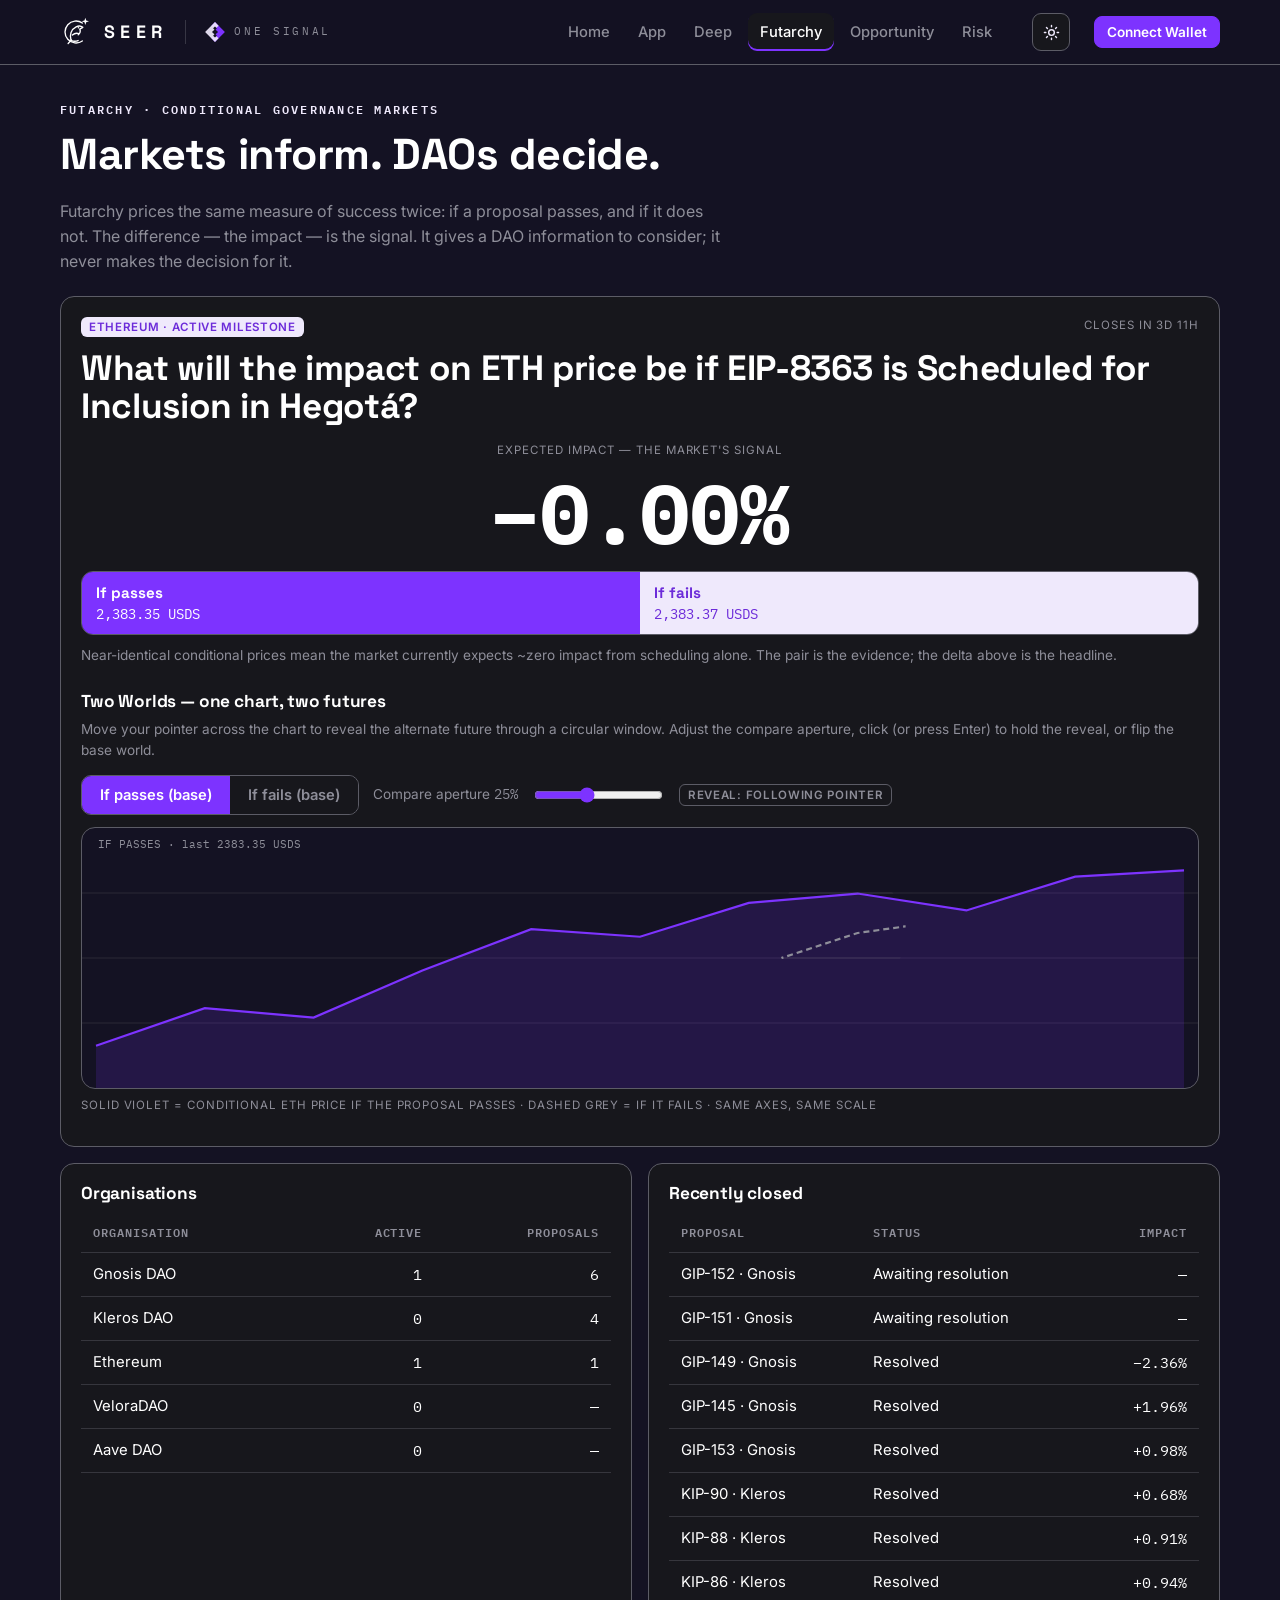
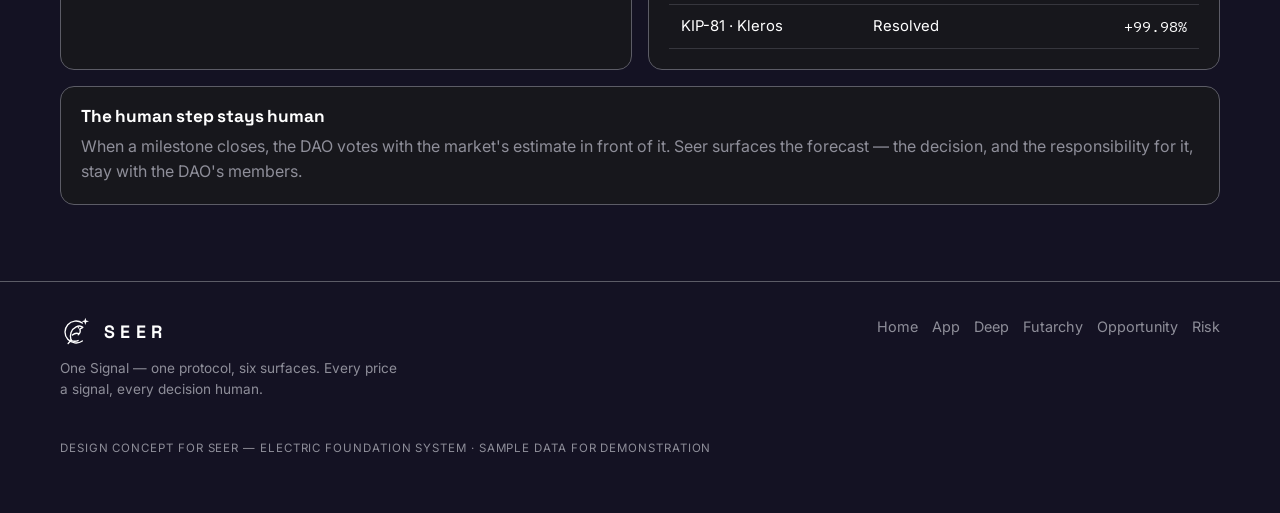
<file: futarchy/index.html>
<!DOCTYPE html>
<html lang="en"><head><meta charset="UTF-8"><meta name="viewport" content="width=device-width,initial-scale=1">
<title>Futarchy — Conditional Markets — Seer · One Signal</title><meta name="description" content="One Signal — a design concept for Seer's six interfaces in the Electric Foundation system.">
<link rel="preconnect" href="https://fonts.googleapis.com"><link rel="preconnect" href="https://fonts.gstatic.com" crossorigin><link href="https://fonts.googleapis.com/css2?family=Space+Grotesk:wght@400;500;700&family=Inter:wght@400;500;600;700&family=IBM+Plex+Mono:wght@400;500;700&display=swap" rel="stylesheet"><script>(function(){try{var q=null;try{q=new URLSearchParams(location.search).get("theme");}catch(e){}if(q==="light"||q==="dark"){try{localStorage.setItem("seer-theme",q);}catch(e){}}var t=q;if(t!=="light"&&t!=="dark"){try{t=localStorage.getItem("seer-theme");}catch(e){}}if(t==="light")document.documentElement.setAttribute("data-theme","light");}catch(e){}})();</script><link rel="stylesheet" href="../assets/style.css"></head>
<body>
<header class="topnav"><div class="wrap">
<a class="brand" href="../index.html" aria-label="Seer home"><svg class="crow" viewBox="0 0 48 48" fill="none" stroke="currentColor" stroke-width="2" stroke-linecap="round" stroke-linejoin="round" aria-hidden="true"><path d="M33.5 10.5 A16.5 16.5 0 1 0 33.5 37.5"/><path d="M38 2.5 L39.3 6.7 L43.5 8 L39.3 9.3 L38 13.5 L36.7 9.3 L32.5 8 L36.7 6.7 Z" fill="currentColor" stroke="none"/><path d="M16.5 36.5 C13.8 28.5 16.8 19.8 24.2 16.2 C27.6 14.5 31.6 14.8 34.2 17 L29.7 19.7 C31 22.7 30 26 27.4 28.1"/><path d="M18.6 28.6 C21.6 25.9 25.2 25.3 28.2 26.5"/><path d="M16.5 36.5 C19.8 38.2 23.8 38.3 27.2 36.8"/><path d="M17.2 35.8 L12.2 41.2"/><circle cx="27.6" cy="17.6" r="1.15" fill="currentColor" stroke="none"/></svg><span class="wordmark">SEER</span></a><span class="branddiv" aria-hidden="true"></span><a class="edition" href="../index.html" aria-label="One Signal edition home"><svg width="22" height="22" viewBox="0 0 40 40" aria-hidden="true"><path fill="#7D33FF" d="M20 2 L38 20 L20 38 L13.5 31.5 L25.5 20 L13.5 8.5 Z"/><path fill="#EFE9FC" d="M20 2 L2 20 L20 38 L26.5 31.5 L14.5 20 L26.5 8.5 Z" opacity=".92"/><rect x="17.6" y="11" width="4.8" height="4.8" transform="rotate(45 20 13.4)" fill="#141223"/><rect x="17.6" y="24.2" width="4.8" height="4.8" transform="rotate(45 20 26.6)" fill="#141223"/></svg><span>ONE SIGNAL</span></a>
<button class="navtoggle" aria-expanded="false" aria-controls="mainnav">Menu</button>
<nav class="navlinks" id="mainnav" aria-label="Seer interfaces"><a href="../index.html">Home</a><a href="../app/">App</a><a href="../deep/">Deep</a><a href="../futarchy/" aria-current="page">Futarchy</a><a href="../opportunity/">Opportunity</a><a href="../risk/">Risk</a></nav>
<button class="themetoggle" id="themeToggle" type="button" aria-pressed="false" aria-label="Switch to light mode" title="Toggle light / dark mode"><svg class="ic-sun" width="17" height="17" viewBox="0 0 24 24" fill="none" stroke="currentColor" stroke-width="2" stroke-linecap="round" aria-hidden="true"><circle cx="12" cy="12" r="4"/><path d="M12 2v2M12 20v2M4.9 4.9l1.4 1.4M17.7 17.7l1.4 1.4M2 12h2M20 12h2M4.9 19.1l1.4-1.4M17.7 6.3l1.4-1.4"/></svg><svg class="ic-moon" width="17" height="17" viewBox="0 0 24 24" fill="currentColor" aria-hidden="true"><path d="M20.6 14.2A8.5 8.5 0 1 1 9.8 3.4a7 7 0 1 0 10.8 10.8z"/></svg></button>
<button class="btn sm wallet" data-wallet type="button">Connect Wallet</button>
</div></header>

<section style="padding-top:34px"><div class="wrap">
<p class="kicker">Futarchy · Conditional governance markets</p>
<h1 style="font-size:clamp(1.8rem,4vw,2.7rem)">Markets inform. DAOs decide.</h1>
<p class="mut" style="max-width:66ch">Futarchy prices the same measure of success twice: if a proposal passes, and if it does not. The difference — the impact — is the signal. It gives a DAO information to consider; it never makes the decision for it.</p>

<div class="card" style="margin-top:22px">
<div style="display:flex;justify-content:space-between;gap:10px;flex-wrap:wrap"><span class="badge">Ethereum · Active milestone</span><span class="tiny mut">Closes in 3d 11h</span></div>
<h2 style="margin-top:12px">What will the impact on ETH price be if EIP-8363 is Scheduled for Inclusion in Hegotá?</h2>
<p class="tiny mut" style="text-align:center;margin-top:14px">Expected impact — the market's signal</p>
<div class="impact" id="impactVal" aria-label="Expected impact minus zero point zero zero percent">+0.00%</div>
<div class="pbar tall" style="margin-top:16px" role="img" aria-label="Conditional prices: if passes 2383.35 USDS, if fails 2383.37 USDS">
<div class="seg v" id="segPass" style="width:50%"><b>If passes</b><span>2,383.35 USDS</span></div>
<div class="seg l" id="segFail" style="width:50%"><b>If fails</b><span>2,383.37 USDS</span></div></div>
<p class="small mut" style="margin-top:10px">Near-identical conditional prices mean the market currently expects ~zero impact from scheduling alone. The pair is the evidence; the delta above is the headline.</p>

<h3 style="margin-top:26px">Two Worlds — one chart, two futures</h3>
<p class="small mut">Move your pointer across the chart to reveal the alternate future through a circular window. Adjust the compare aperture, click (or press Enter) to hold the reveal, or flip the base world.</p>
<div style="display:flex;gap:14px;flex-wrap:wrap;align-items:center;margin-bottom:12px">
<div class="toggle" role="group" aria-label="Base world toggle">
<button type="button" id="basePass" aria-pressed="true">If passes (base)</button>
<button type="button" id="baseFail" aria-pressed="false" class="alt">If fails (base)</button></div>
<label class="small mut" for="aperture">Compare aperture <span class="mono" id="apVal">25%</span></label>
<input type="range" id="aperture" min="15" max="40" step="1" value="25" style="max-width:180px" aria-label="Compare aperture, percent of the chart's shorter side">
<span class="badge dark" id="holdState">Reveal: following pointer</span></div>
<div id="twWrap" tabindex="0" role="application" aria-label="Two Worlds conditional chart. Arrow keys move the reveal window; Enter holds it.">
<canvas id="twBase" height="260"></canvas>
<canvas id="twAlt" height="260" style="position:absolute;inset:0"></canvas>
</div>
<p class="tiny mut" style="margin-top:8px">Solid violet = conditional ETH price if the proposal passes · dashed grey = if it fails · same axes, same scale</p>
</div>

<div class="grid c2" style="margin-top:16px">
<div class="card"><h3>Organisations</h3><table><thead><tr><th>Organisation</th><th class="num">Active</th><th class="num">Proposals</th></tr></thead><tbody>
<tr><td>Gnosis DAO</td><td class="num">1</td><td class="num">6</td></tr>
<tr><td>Kleros DAO</td><td class="num">0</td><td class="num">4</td></tr>
<tr><td>Ethereum</td><td class="num">1</td><td class="num">1</td></tr>
<tr><td>VeloraDAO</td><td class="num">0</td><td class="num">—</td></tr>
<tr><td>Aave DAO</td><td class="num">0</td><td class="num">—</td></tr></tbody></table></div>
<div class="card"><h3>Recently closed</h3><table><thead><tr><th>Proposal</th><th>Status</th><th class="num">Impact</th></tr></thead><tbody>
<tr><td>GIP-152 · Gnosis</td><td>Awaiting resolution</td><td class="num">—</td></tr>
<tr><td>GIP-151 · Gnosis</td><td>Awaiting resolution</td><td class="num">—</td></tr>
<tr><td>GIP-149 · Gnosis</td><td>Resolved</td><td class="num">−2.36%</td></tr>
<tr><td>GIP-145 · Gnosis</td><td>Resolved</td><td class="num">+1.96%</td></tr>
<tr><td>GIP-153 · Gnosis</td><td>Resolved</td><td class="num">+0.98%</td></tr>
<tr><td>KIP-90 · Kleros</td><td>Resolved</td><td class="num">+0.68%</td></tr>
<tr><td>KIP-88 · Kleros</td><td>Resolved</td><td class="num">+0.91%</td></tr>
<tr><td>KIP-86 · Kleros</td><td>Resolved</td><td class="num">+0.94%</td></tr>
<tr><td>KIP-81 · Kleros</td><td>Resolved</td><td class="num">+99.98%</td></tr>
</tbody></table></div></div>
<div class="card" style="margin-top:16px"><h3>The human step stays human</h3><p class="mut" style="margin:0">When a milestone closes, the DAO votes with the market's estimate in front of it. Seer surfaces the forecast — the decision, and the responsibility for it, stay with the DAO's members.</p></div>
</div></section>
<footer class="site"><div class="wrap">
<div><div class="brand" style="font-size:1.1rem"><svg class="crow" viewBox="0 0 48 48" fill="none" stroke="currentColor" stroke-width="2" stroke-linecap="round" stroke-linejoin="round" aria-hidden="true"><path d="M33.5 10.5 A16.5 16.5 0 1 0 33.5 37.5"/><path d="M38 2.5 L39.3 6.7 L43.5 8 L39.3 9.3 L38 13.5 L36.7 9.3 L32.5 8 L36.7 6.7 Z" fill="currentColor" stroke="none"/><path d="M16.5 36.5 C13.8 28.5 16.8 19.8 24.2 16.2 C27.6 14.5 31.6 14.8 34.2 17 L29.7 19.7 C31 22.7 30 26 27.4 28.1"/><path d="M18.6 28.6 C21.6 25.9 25.2 25.3 28.2 26.5"/><path d="M16.5 36.5 C19.8 38.2 23.8 38.3 27.2 36.8"/><path d="M17.2 35.8 L12.2 41.2"/><circle cx="27.6" cy="17.6" r="1.15" fill="currentColor" stroke="none"/></svg><span class="wordmark">SEER</span></div>
<p class="mut small" style="max-width:38ch;margin-top:10px">One Signal — one protocol, six surfaces. Every price a signal, every decision human.</p></div>
<nav aria-label="Interfaces"><a href="../index.html">Home</a><a href="../app/">App</a><a href="../deep/">Deep</a><a href="../futarchy/">Futarchy</a><a href="../opportunity/">Opportunity</a><a href="../risk/">Risk</a></nav>
<p class="mut tiny">Design concept for Seer — Electric Foundation system · Sample data for demonstration</p>
</div></footer>
<div class="toast" role="status" aria-live="polite"></div>
<script src="../assets/app.js"></script>
<script>
var impact=(2383.35-2383.37)/2383.37*100;
tweenNumber(document.getElementById('impactVal'), -1.2, impact, 900, function(v){ return (v<0?'\u2212':'+')+Math.abs(v).toFixed(2)+'%'; });
var passS=[2290,2310,2305,2330,2352,2348,2366,2371,2362,2380,2383.35];
var failS=[2292,2308,2318,2312,2336,2340,2331,2350,2358,2366,2383.37];
var base='pass', reveal={x:.68,y:.4}, held=false, ap=25;
var wrap=document.getElementById('twWrap'), cb=document.getElementById('twBase'), ca=document.getElementById('twAlt');
function series(cv, data, alt, baseData){
 var dpr=Math.min(devicePixelRatio||1,2), w=cv.clientWidth||700, h=260; cv.width=w*dpr; cv.height=h*dpr;
 var c=cv.getContext('2d'); c.scale(dpr,dpr); c.clearRect(0,0,w,h);
 var all=passS.concat(failS), min=Math.min.apply(null,all)-14, max=Math.max.apply(null,all)+14;
 c.strokeStyle='rgba(92,92,102,.3)'; for(var i=1;i<4;i++){ var y=h*i/4; c.beginPath(); c.moveTo(0,y); c.lineTo(w,y); c.stroke(); }
 function X(i){return 14+i*(w-28)/(data.length-1);} function Y(v){return h-16-((v-min)/(max-min))*(h-32);}
 if(baseData){ c.beginPath(); baseData.forEach(function(v,i){ i?c.lineTo(X(i),Y(v)):c.moveTo(X(i),Y(v)); }); c.strokeStyle='rgba(142,142,153,.45)'; c.lineWidth=1.5; if(alt)c.setLineDash([5,4]); c.stroke(); c.setLineDash([]); }
 c.beginPath(); data.forEach(function(v,i){ i?c.lineTo(X(i),Y(v)):c.moveTo(X(i),Y(v)); });
 if(!alt){ c.lineTo(X(data.length-1),h); c.lineTo(X(0),h); c.closePath(); c.fillStyle='rgba(125,51,255,.16)'; c.fill(); c.beginPath(); data.forEach(function(v,i){ i?c.lineTo(X(i),Y(v)):c.moveTo(X(i),Y(v)); }); }
 c.strokeStyle= alt? '#8E8E99':'#7D33FF'; c.lineWidth=2.2; if(alt)c.setLineDash([6,4]); c.stroke(); c.setLineDash([]);
 c.fillStyle='#8E8E99'; c.font='11px "IBM Plex Mono",monospace';
 c.fillText((alt?'IF FAILS':'IF PASSES')+' · last '+data[data.length-1].toFixed(2)+' USDS', 16, 20);
}
function paint(){
 series(cb, base==='pass'?passS:failS, base!=='pass', null);
 series(ca, base==='pass'?failS:passS, base==='pass', null);
 clip();
}
function clip(){
 var w=ca.clientWidth||700, h=260, r=Math.min(w,h)*ap/100;
 ca.style.clipPath='circle('+r+'px at '+(reveal.x*w)+'px '+(reveal.y*h)+'px)';
 ca.style.webkitClipPath=ca.style.clipPath;
}
wrap.addEventListener('pointermove',function(e){ if(held) return; var r=wrap.getBoundingClientRect(); reveal.x=(e.clientX-r.left)/r.width; reveal.y=(e.clientY-r.top)/r.height; clip(); });
wrap.addEventListener('click',function(){ held=!held; document.getElementById('holdState').textContent=held?'Reveal: held — click to release':'Reveal: following pointer'; });
wrap.addEventListener('keydown',function(e){
 var step=.05;
 if(e.key==='ArrowRight')reveal.x=Math.min(1,reveal.x+step); else if(e.key==='ArrowLeft')reveal.x=Math.max(0,reveal.x-step);
 else if(e.key==='ArrowDown')reveal.y=Math.min(1,reveal.y+step); else if(e.key==='ArrowUp')reveal.y=Math.max(0,reveal.y-step);
 else if(e.key==='Enter'||e.key===' '){ e.preventDefault(); wrap.click(); return; } else return;
 e.preventDefault(); clip();
});
document.getElementById('aperture').addEventListener('input',function(e){ ap=+e.target.value; document.getElementById('apVal').textContent=ap+'%'; if(!held){ held=true; document.getElementById('holdState').textContent='Reveal: held — click to release'; } clip(); });
function setBase(b){ base=b; document.getElementById('basePass').setAttribute('aria-pressed',String(b==='pass')); document.getElementById('baseFail').setAttribute('aria-pressed',String(b==='fail')); paint(); }
document.getElementById('basePass').addEventListener('click',function(){ setBase('pass'); });
document.getElementById('baseFail').addEventListener('click',function(){ setBase('fail'); });
addEventListener('resize',paint,{passive:true});
paint();
</script>
</body></html>
</file>
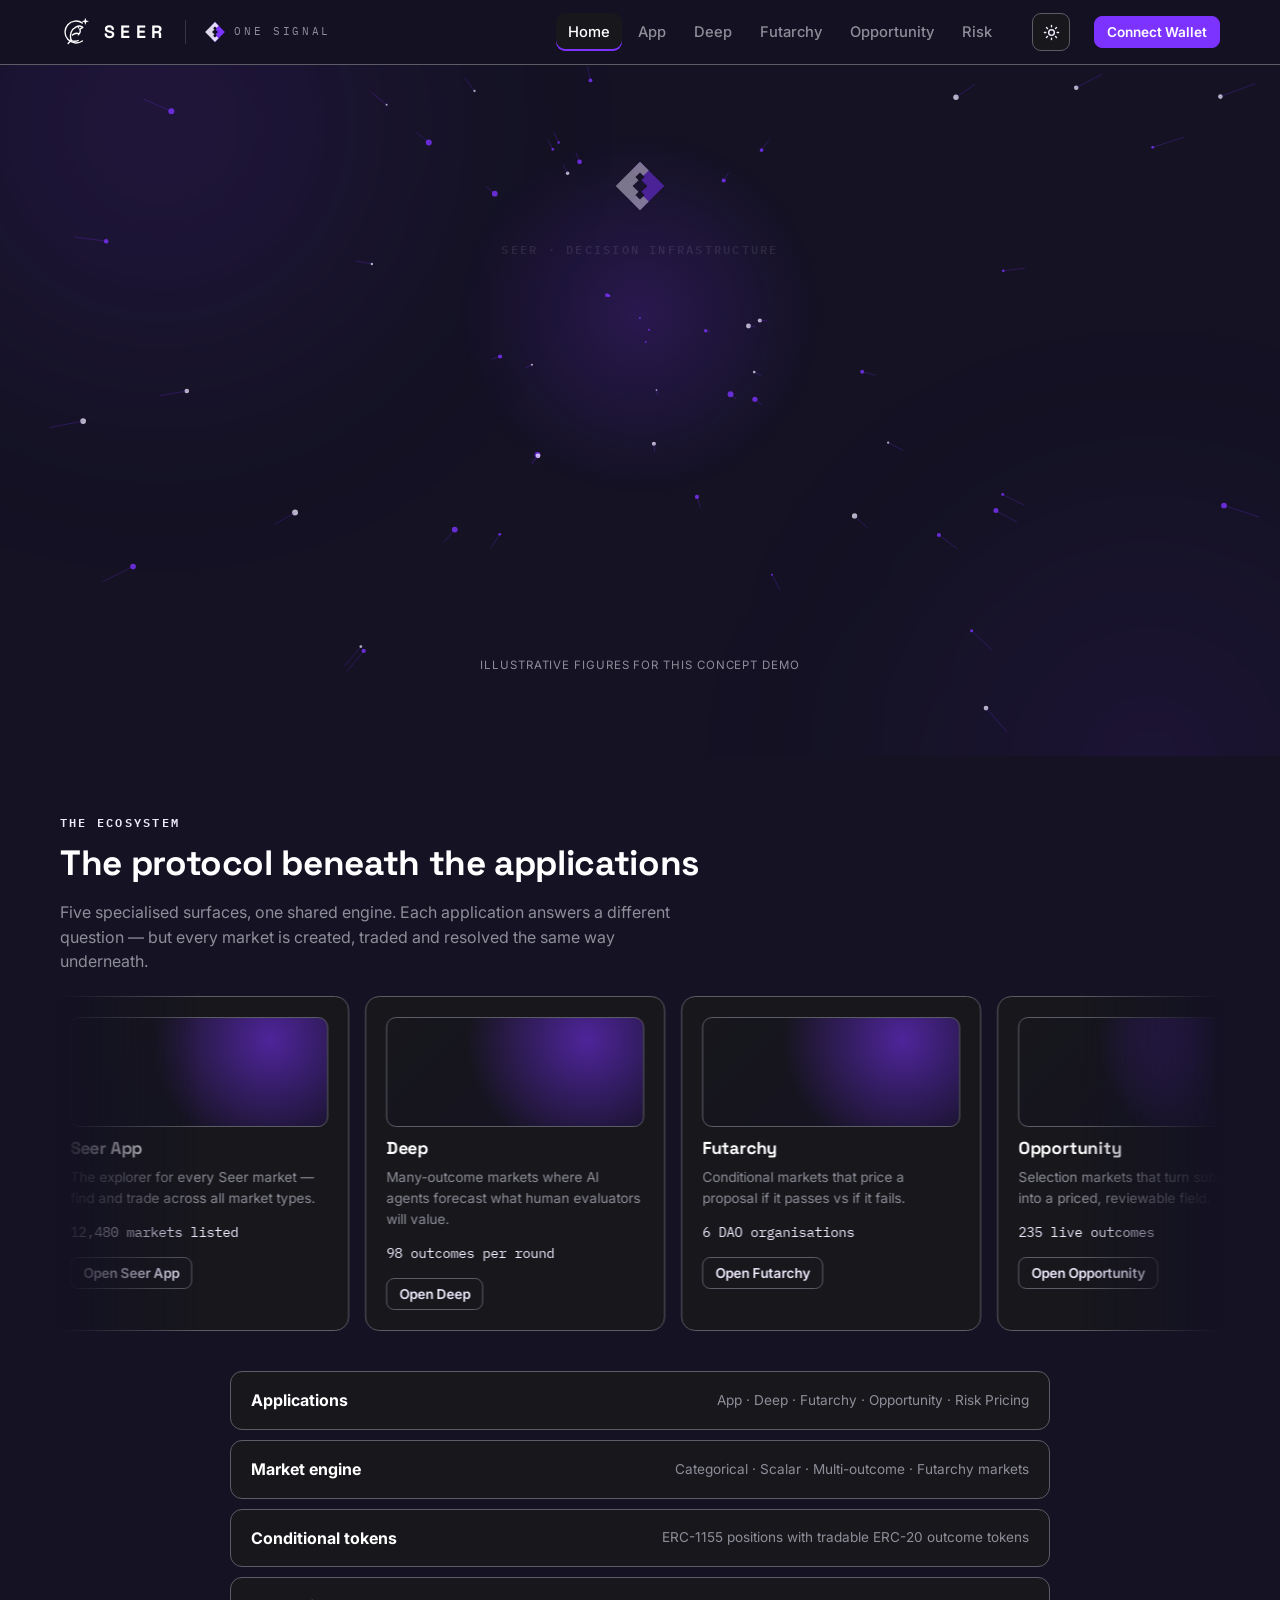
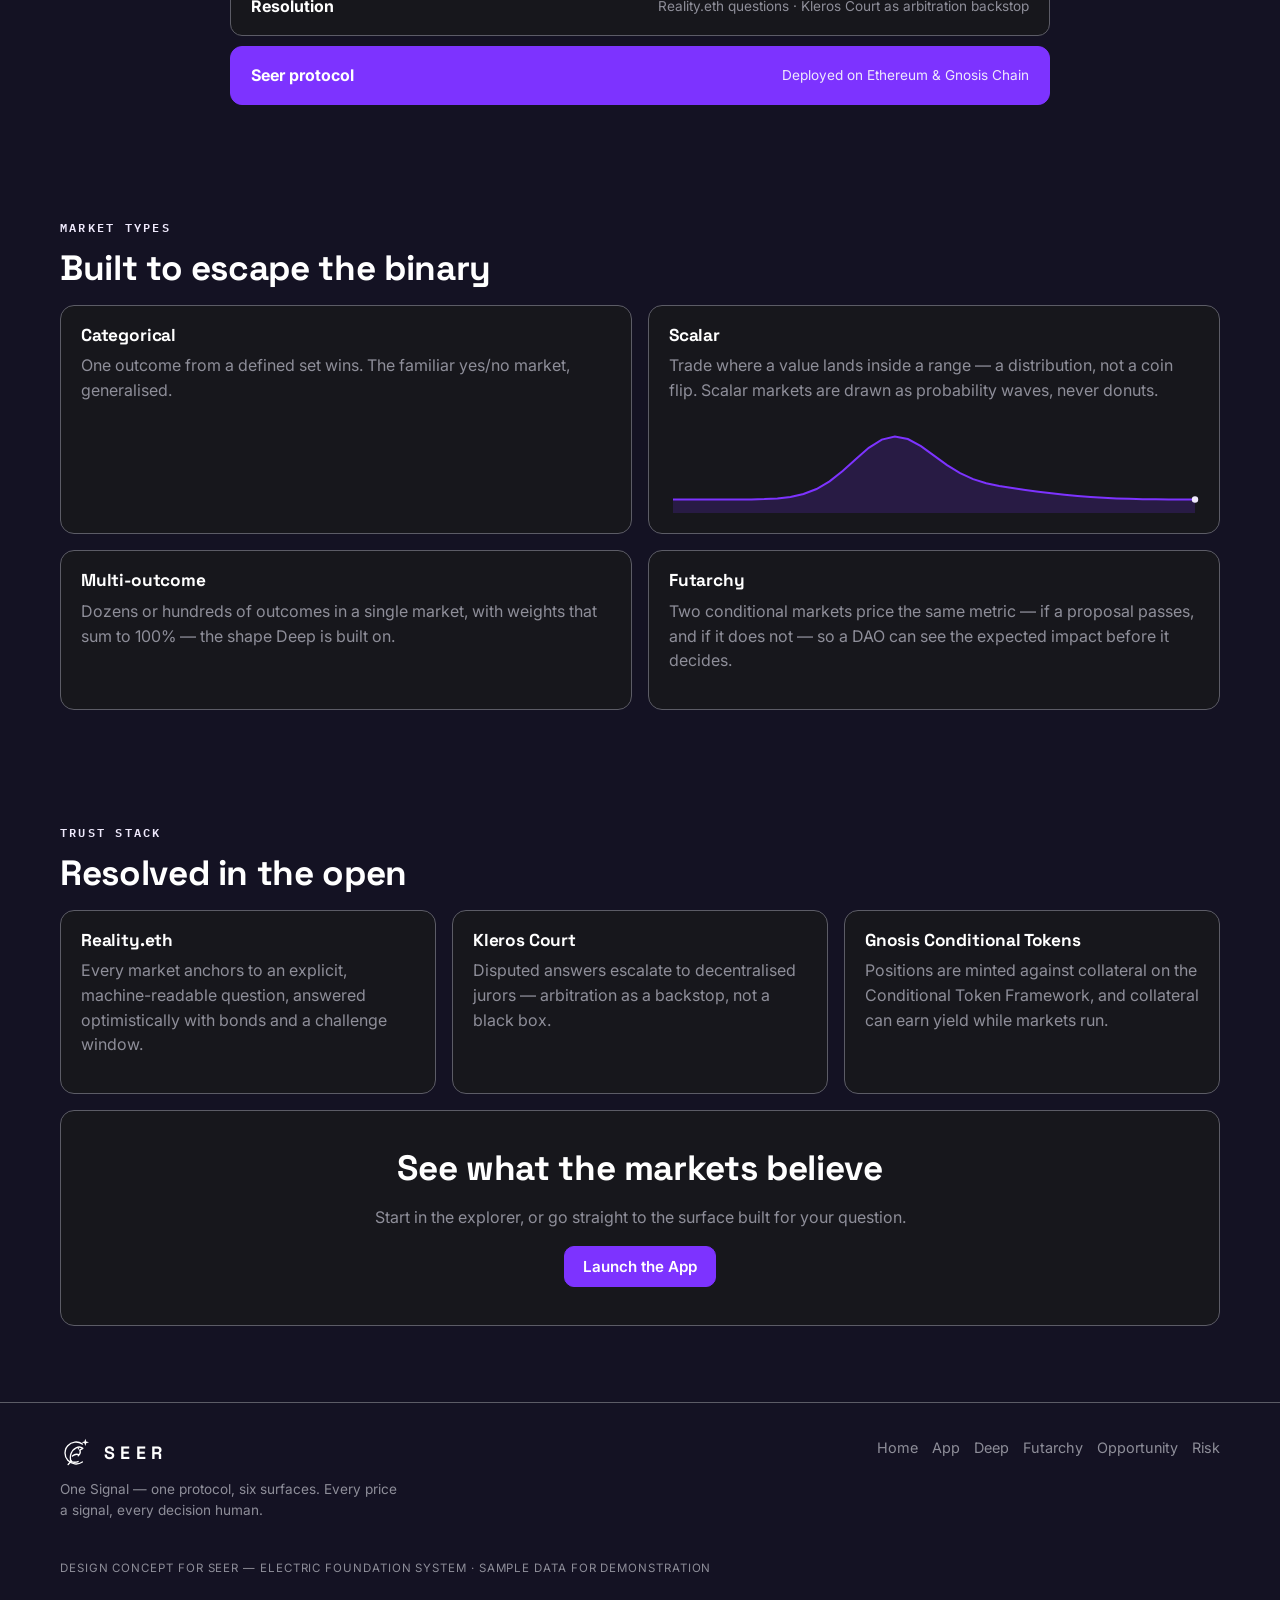
<file: home/index.html>
<!DOCTYPE html><html lang="en"><head><meta charset="UTF-8"><meta http-equiv="refresh" content="0; url=../"><title>Home — Seer · One Signal</title></head><body style="background:#141223;color:#FFFFFF;font-family:system-ui"><p>Redirecting to the <a href="../" style="color:#EFE9FC">Seer homepage</a>…</p></body></html>
</file>
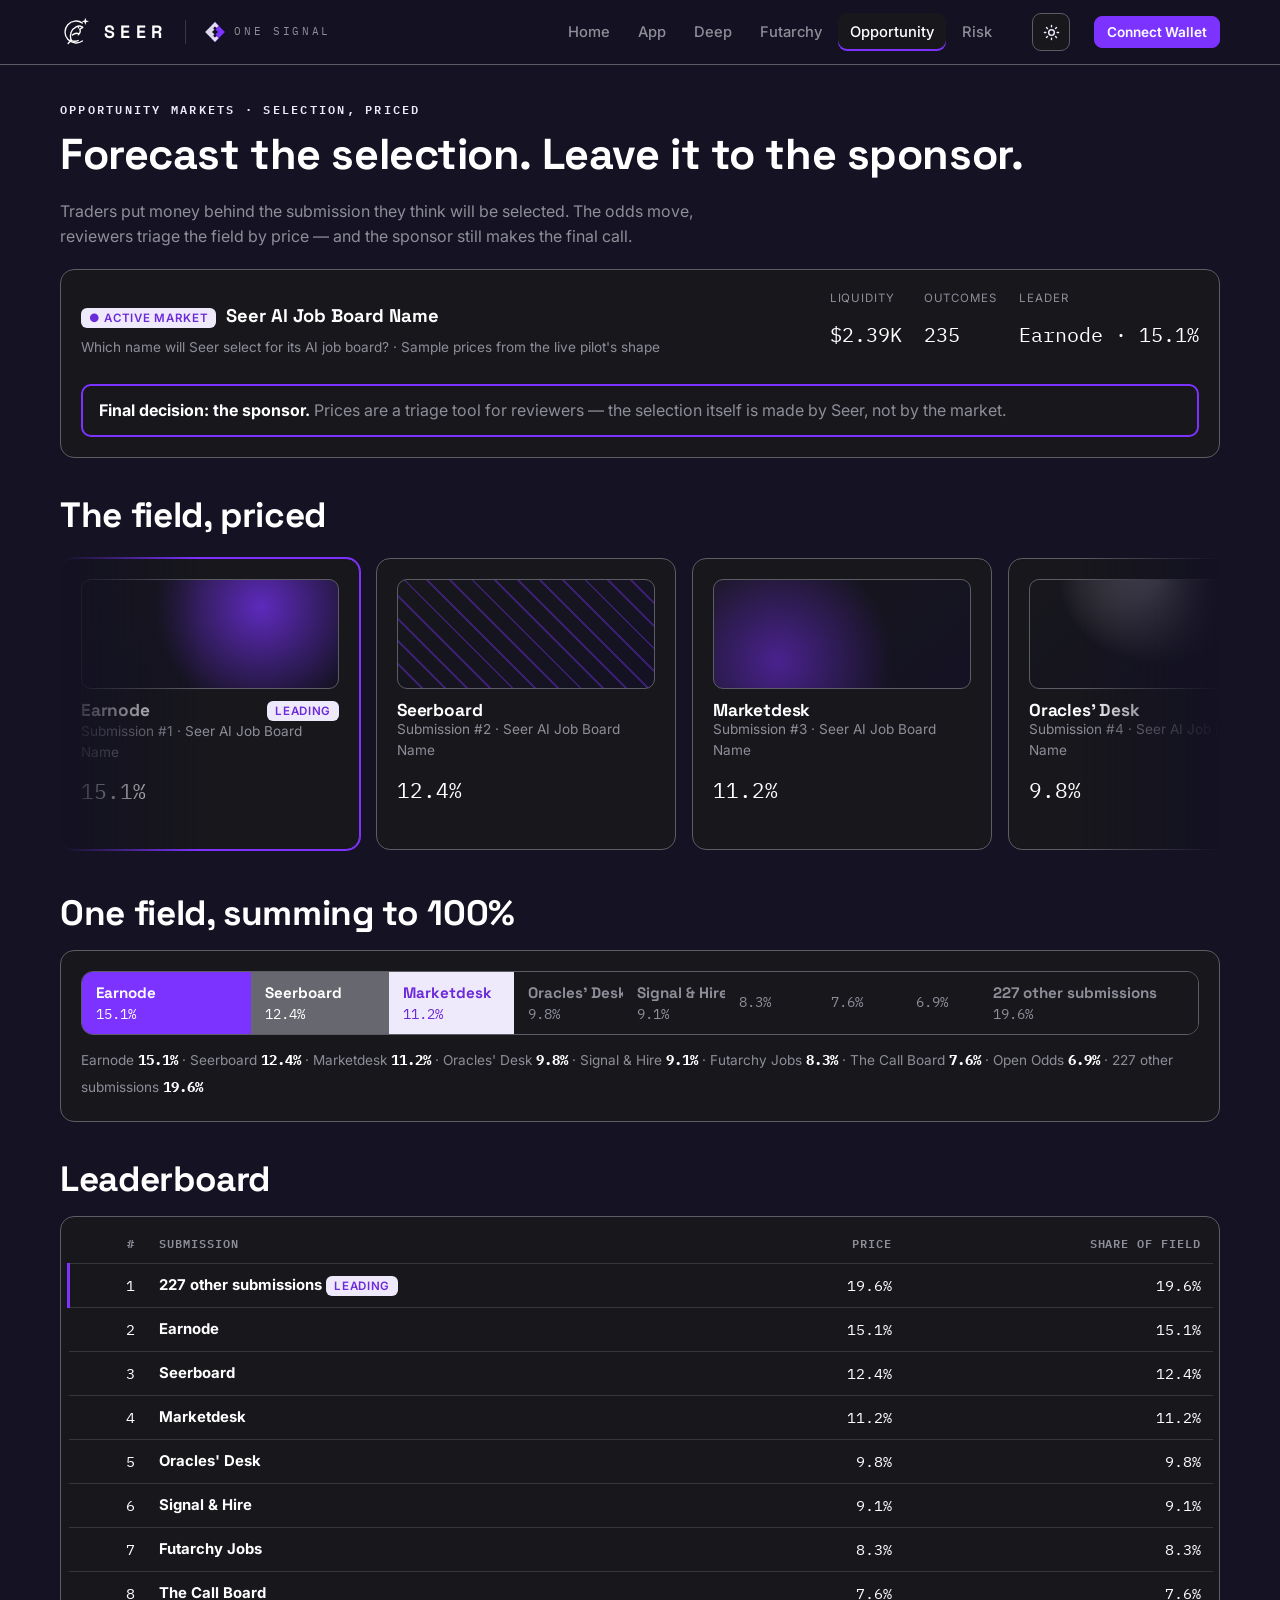
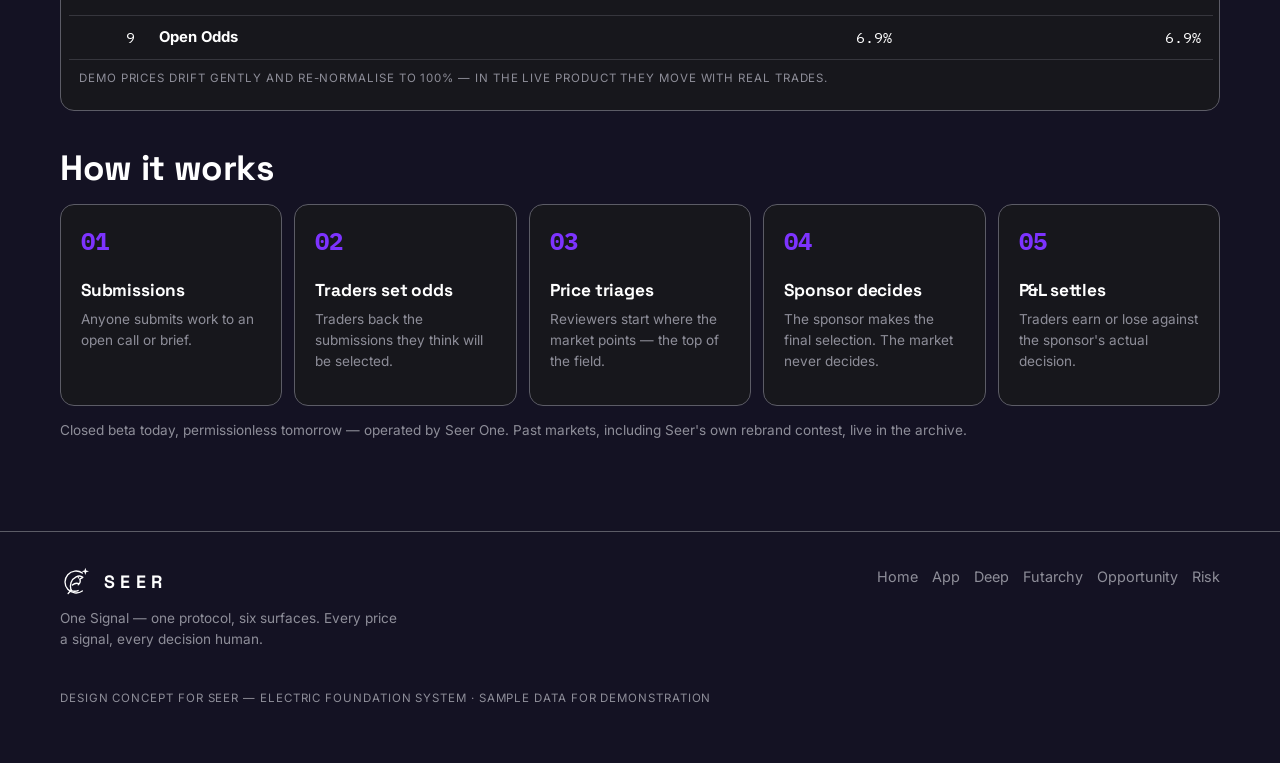
<file: opportunity/index.html>
<!DOCTYPE html>
<html lang="en"><head><meta charset="UTF-8"><meta name="viewport" content="width=device-width,initial-scale=1">
<title>Opportunity Markets — Seer · One Signal</title><meta name="description" content="One Signal — a design concept for Seer's six interfaces in the Electric Foundation system.">
<link rel="preconnect" href="https://fonts.googleapis.com"><link rel="preconnect" href="https://fonts.gstatic.com" crossorigin><link href="https://fonts.googleapis.com/css2?family=Space+Grotesk:wght@400;500;700&family=Inter:wght@400;500;600;700&family=IBM+Plex+Mono:wght@400;500;700&display=swap" rel="stylesheet"><script>(function(){try{var q=null;try{q=new URLSearchParams(location.search).get("theme");}catch(e){}if(q==="light"||q==="dark"){try{localStorage.setItem("seer-theme",q);}catch(e){}}var t=q;if(t!=="light"&&t!=="dark"){try{t=localStorage.getItem("seer-theme");}catch(e){}}if(t==="light")document.documentElement.setAttribute("data-theme","light");}catch(e){}})();</script><link rel="stylesheet" href="../assets/style.css"></head>
<body>
<header class="topnav"><div class="wrap">
<a class="brand" href="../index.html" aria-label="Seer home"><svg class="crow" viewBox="0 0 48 48" fill="none" stroke="currentColor" stroke-width="2" stroke-linecap="round" stroke-linejoin="round" aria-hidden="true"><path d="M33.5 10.5 A16.5 16.5 0 1 0 33.5 37.5"/><path d="M38 2.5 L39.3 6.7 L43.5 8 L39.3 9.3 L38 13.5 L36.7 9.3 L32.5 8 L36.7 6.7 Z" fill="currentColor" stroke="none"/><path d="M16.5 36.5 C13.8 28.5 16.8 19.8 24.2 16.2 C27.6 14.5 31.6 14.8 34.2 17 L29.7 19.7 C31 22.7 30 26 27.4 28.1"/><path d="M18.6 28.6 C21.6 25.9 25.2 25.3 28.2 26.5"/><path d="M16.5 36.5 C19.8 38.2 23.8 38.3 27.2 36.8"/><path d="M17.2 35.8 L12.2 41.2"/><circle cx="27.6" cy="17.6" r="1.15" fill="currentColor" stroke="none"/></svg><span class="wordmark">SEER</span></a><span class="branddiv" aria-hidden="true"></span><a class="edition" href="../index.html" aria-label="One Signal edition home"><svg width="22" height="22" viewBox="0 0 40 40" aria-hidden="true"><path fill="#7D33FF" d="M20 2 L38 20 L20 38 L13.5 31.5 L25.5 20 L13.5 8.5 Z"/><path fill="#EFE9FC" d="M20 2 L2 20 L20 38 L26.5 31.5 L14.5 20 L26.5 8.5 Z" opacity=".92"/><rect x="17.6" y="11" width="4.8" height="4.8" transform="rotate(45 20 13.4)" fill="#141223"/><rect x="17.6" y="24.2" width="4.8" height="4.8" transform="rotate(45 20 26.6)" fill="#141223"/></svg><span>ONE SIGNAL</span></a>
<button class="navtoggle" aria-expanded="false" aria-controls="mainnav">Menu</button>
<nav class="navlinks" id="mainnav" aria-label="Seer interfaces"><a href="../index.html">Home</a><a href="../app/">App</a><a href="../deep/">Deep</a><a href="../futarchy/">Futarchy</a><a href="../opportunity/" aria-current="page">Opportunity</a><a href="../risk/">Risk</a></nav>
<button class="themetoggle" id="themeToggle" type="button" aria-pressed="false" aria-label="Switch to light mode" title="Toggle light / dark mode"><svg class="ic-sun" width="17" height="17" viewBox="0 0 24 24" fill="none" stroke="currentColor" stroke-width="2" stroke-linecap="round" aria-hidden="true"><circle cx="12" cy="12" r="4"/><path d="M12 2v2M12 20v2M4.9 4.9l1.4 1.4M17.7 17.7l1.4 1.4M2 12h2M20 12h2M4.9 19.1l1.4-1.4M17.7 6.3l1.4-1.4"/></svg><svg class="ic-moon" width="17" height="17" viewBox="0 0 24 24" fill="currentColor" aria-hidden="true"><path d="M20.6 14.2A8.5 8.5 0 1 1 9.8 3.4a7 7 0 1 0 10.8 10.8z"/></svg></button>
<button class="btn sm wallet" data-wallet type="button">Connect Wallet</button>
</div></header>

<section style="padding-top:34px"><div class="wrap">
<p class="kicker">Opportunity Markets · Selection, priced</p>
<h1 style="font-size:clamp(1.8rem,4vw,2.7rem)">Forecast the selection. Leave it to the sponsor.</h1>
<p class="mut" style="max-width:66ch">Traders put money behind the submission they think will be selected. The odds move, reviewers triage the field by price — and the sponsor still makes the final call.</p>
<div class="card" style="margin-top:20px"><div style="display:flex;gap:12px;flex-wrap:wrap;align-items:center;justify-content:space-between">
<div><span class="badge">● Active market</span> <b style="font-family:var(--font-d);font-size:1.15rem;margin-left:6px">Seer AI Job Board Name</b>
<p class="mut small" style="margin:6px 0 0">Which name will Seer select for its AI job board? · Sample prices from the live pilot's shape</p></div>
<div style="display:flex;gap:22px"><div><p class="tiny mut">Liquidity</p><p class="mono" style="font-size:1.25rem">$2.39K</p></div>
<div><p class="tiny mut">Outcomes</p><p class="mono" style="font-size:1.25rem">235</p></div>
<div><p class="tiny mut">Leader</p><p class="mono" style="font-size:1.25rem">Earnode · 15.1%</p></div></div></div>
<div style="margin-top:14px;border:2px solid var(--violet);border-radius:10px;padding:12px 16px"><b>Final decision: the sponsor.</b> <span class="mut">Prices are a triage tool for reviewers — the selection itself is made by Seer, not by the market.</span></div></div>

<h2 style="margin-top:38px">The field, priced</h2>
<div class="marquee" aria-label="Submission gallery"><div class="track"><article class="card mcard leader"><div class="art" style="background:radial-gradient(circle at 70% 25%,rgba(125,51,255,.7),transparent 55%),linear-gradient(140deg,#17171C,#141223)"></div>
<div style="display:flex;justify-content:space-between;align-items:center"><h3 style="margin:0">Earnode</h3><span class="badge">Leading</span></div>
<p class="mut small">Submission #1 · Seer AI Job Board Name</p>
<p class="mono" style="font-size:1.3rem" data-price="0">15.1%</p></article><article class="card mcard"><div class="art" style="background:repeating-linear-gradient(45deg,rgba(125,51,255,.35) 0 2px,transparent 2px 16px),linear-gradient(140deg,#17171C,#141223)"></div>
<div style="display:flex;justify-content:space-between;align-items:center"><h3 style="margin:0">Seerboard</h3></div>
<p class="mut small">Submission #2 · Seer AI Job Board Name</p>
<p class="mono" style="font-size:1.3rem" data-price="1">12.4%</p></article><article class="card mcard"><div class="art" style="background:radial-gradient(circle at 25% 75%,rgba(108,43,217,.6),transparent 55%),linear-gradient(140deg,#17171C,#141223)"></div>
<div style="display:flex;justify-content:space-between;align-items:center"><h3 style="margin:0">Marketdesk</h3></div>
<p class="mut small">Submission #3 · Seer AI Job Board Name</p>
<p class="mono" style="font-size:1.3rem" data-price="2">11.2%</p></article><article class="card mcard"><div class="art" style="background:radial-gradient(ellipse at 50% 0%,rgba(239,233,252,.35),transparent 55%),linear-gradient(140deg,#17171C,#141223)"></div>
<div style="display:flex;justify-content:space-between;align-items:center"><h3 style="margin:0">Oracles' Desk</h3></div>
<p class="mut small">Submission #4 · Seer AI Job Board Name</p>
<p class="mono" style="font-size:1.3rem" data-price="3">9.8%</p></article><article class="card mcard"><div class="art" style="background:repeating-linear-gradient(-45deg,rgba(239,233,252,.16) 0 2px,transparent 2px 14px),linear-gradient(140deg,#17171C,#141223)"></div>
<div style="display:flex;justify-content:space-between;align-items:center"><h3 style="margin:0">Signal & Hire</h3></div>
<p class="mut small">Submission #5 · Seer AI Job Board Name</p>
<p class="mono" style="font-size:1.3rem" data-price="4">9.1%</p></article><article class="card mcard"><div class="art" style="background:radial-gradient(circle at 80% 80%,rgba(125,51,255,.5),transparent 50%),linear-gradient(140deg,#17171C,#141223)"></div>
<div style="display:flex;justify-content:space-between;align-items:center"><h3 style="margin:0">Futarchy Jobs</h3></div>
<p class="mut small">Submission #6 · Seer AI Job Board Name</p>
<p class="mono" style="font-size:1.3rem" data-price="5">8.3%</p></article><article class="card mcard"><div class="art" style="background:radial-gradient(circle at 20% 20%,rgba(108,43,217,.55),transparent 55%),linear-gradient(140deg,#17171C,#141223)"></div>
<div style="display:flex;justify-content:space-between;align-items:center"><h3 style="margin:0">The Call Board</h3></div>
<p class="mut small">Submission #7 · Seer AI Job Board Name</p>
<p class="mono" style="font-size:1.3rem" data-price="6">7.6%</p></article><article class="card mcard"><div class="art" style="background:repeating-linear-gradient(90deg,rgba(125,51,255,.22) 0 2px,transparent 2px 18px),linear-gradient(140deg,#17171C,#141223)"></div>
<div style="display:flex;justify-content:space-between;align-items:center"><h3 style="margin:0">Open Odds</h3></div>
<p class="mut small">Submission #8 · Seer AI Job Board Name</p>
<p class="mono" style="font-size:1.3rem" data-price="7">6.9%</p></article></div></div>

<h2 style="margin-top:38px">One field, summing to 100%</h2>
<div class="card"><div class="pbar tall" id="fieldBar" role="img" aria-label="Partition bar of submission prices summing to 100 percent"></div>
<div id="fieldLegend" class="small mut" style="margin-top:12px;line-height:2"></div></div>

<h2 style="margin-top:38px">Leaderboard</h2>
<div class="card" style="padding:6px 6px 0;overflow-x:auto"><table class="lb" aria-label="Submission leaderboard"><thead><tr><th class="num">#</th><th>Submission</th><th class="num">Price</th><th class="num">Share of field</th></tr></thead><tbody id="lbBody"></tbody></table>
<p class="tiny mut" style="padding:10px 12px">Demo prices drift gently and re-normalise to 100% — in the live product they move with real trades.</p></div>

<h2 style="margin-top:38px">How it works</h2>
<div class="steps">
<div class="card step"><p class="n">01</p><h3>Submissions</h3><p class="mut small">Anyone submits work to an open call or brief.</p></div>
<div class="card step"><p class="n">02</p><h3>Traders set odds</h3><p class="mut small">Traders back the submissions they think will be selected.</p></div>
<div class="card step"><p class="n">03</p><h3>Price triages</h3><p class="mut small">Reviewers start where the market points — the top of the field.</p></div>
<div class="card step"><p class="n">04</p><h3>Sponsor decides</h3><p class="mut small">The sponsor makes the final selection. The market never decides.</p></div>
<div class="card step"><p class="n">05</p><h3>P&amp;L settles</h3><p class="mut small">Traders earn or lose against the sponsor's actual decision.</p></div>
</div>
<p class="mut small" style="margin-top:14px">Closed beta today, permissionless tomorrow — operated by Seer One. Past markets, including Seer's own rebrand contest, live in the archive.</p>
</div></section>
<footer class="site"><div class="wrap">
<div><div class="brand" style="font-size:1.1rem"><svg class="crow" viewBox="0 0 48 48" fill="none" stroke="currentColor" stroke-width="2" stroke-linecap="round" stroke-linejoin="round" aria-hidden="true"><path d="M33.5 10.5 A16.5 16.5 0 1 0 33.5 37.5"/><path d="M38 2.5 L39.3 6.7 L43.5 8 L39.3 9.3 L38 13.5 L36.7 9.3 L32.5 8 L36.7 6.7 Z" fill="currentColor" stroke="none"/><path d="M16.5 36.5 C13.8 28.5 16.8 19.8 24.2 16.2 C27.6 14.5 31.6 14.8 34.2 17 L29.7 19.7 C31 22.7 30 26 27.4 28.1"/><path d="M18.6 28.6 C21.6 25.9 25.2 25.3 28.2 26.5"/><path d="M16.5 36.5 C19.8 38.2 23.8 38.3 27.2 36.8"/><path d="M17.2 35.8 L12.2 41.2"/><circle cx="27.6" cy="17.6" r="1.15" fill="currentColor" stroke="none"/></svg><span class="wordmark">SEER</span></div>
<p class="mut small" style="max-width:38ch;margin-top:10px">One Signal — one protocol, six surfaces. Every price a signal, every decision human.</p></div>
<nav aria-label="Interfaces"><a href="../index.html">Home</a><a href="../app/">App</a><a href="../deep/">Deep</a><a href="../futarchy/">Futarchy</a><a href="../opportunity/">Opportunity</a><a href="../risk/">Risk</a></nav>
<p class="mut tiny">Design concept for Seer — Electric Foundation system · Sample data for demonstration</p>
</div></footer>
<div class="toast" role="status" aria-live="polite"></div>
<script src="../assets/app.js"></script>
<script>
var FIELD=[['Earnode',15.1],['Seerboard',12.4],['Marketdesk',11.2],["Oracles' Desk",9.8],['Signal & Hire',9.1],['Futarchy Jobs',8.3],['The Call Board',7.6],['Open Odds',6.9],['227 other submissions',19.6]];
var SEG=['v','g1','l','g1','g2','g1','g2','g1','g2'];
function paintField(){
 document.getElementById('fieldBar').innerHTML=FIELD.map(function(f,i){
   var cls= i===0?'v': i===1?'g1': i===2?'l':'g2';
   var inner= f[1]>=9 ? '<b>'+f[0]+'</b><span>'+f[1].toFixed(1)+'%</span>' : '<span>'+f[1].toFixed(1)+'%</span>';
   return '<div class="seg '+cls+'" style="width:'+f[1]+'%" title="'+f[0]+' '+f[1].toFixed(1)+'%">'+inner+'</div>'; }).join('');
 document.getElementById('fieldLegend').innerHTML=FIELD.map(function(f){ return f[0]+' <b class="mono" style="color:var(--white)">'+f[1].toFixed(1)+'%</b>'; }).join(' · ');
 var sorted=FIELD.map(function(f,i){return [f[0],f[1],i];}).sort(function(a,b){return b[1]-a[1];});
 document.getElementById('lbBody').innerHTML=sorted.map(function(f,i){
   return '<tr class="rowin'+(i===0?' me':'')+'"><td class="num">'+(i+1)+'</td><td><b>'+f[0]+'</b>'+(i===0?' <span class="badge">Leading</span>':'')+'</td><td class="num" data-lb="'+f[2]+'">'+f[1].toFixed(1)+'%</td><td class="num">'+f[1].toFixed(1)+'%</td></tr>'; }).join('');
 document.querySelectorAll('[data-price]').forEach(function(el){ var f=FIELD[+el.dataset.price]; if(f) el.textContent=f[1].toFixed(1)+'%'; });
}
paintField();
if(!window.SEER_RM){ setInterval(function(){
 var i=Math.floor(Math.random()*(FIELD.length-1)), j=Math.floor(Math.random()*(FIELD.length-1)); if(i===j) return;
 var d=Math.min(.3, FIELD[i][1]-1); if(d<=0) return;
 FIELD[i][1]-=d; FIELD[j][1]+=d;
 paintField();
},5000); }
</script>
</body></html>
</file>
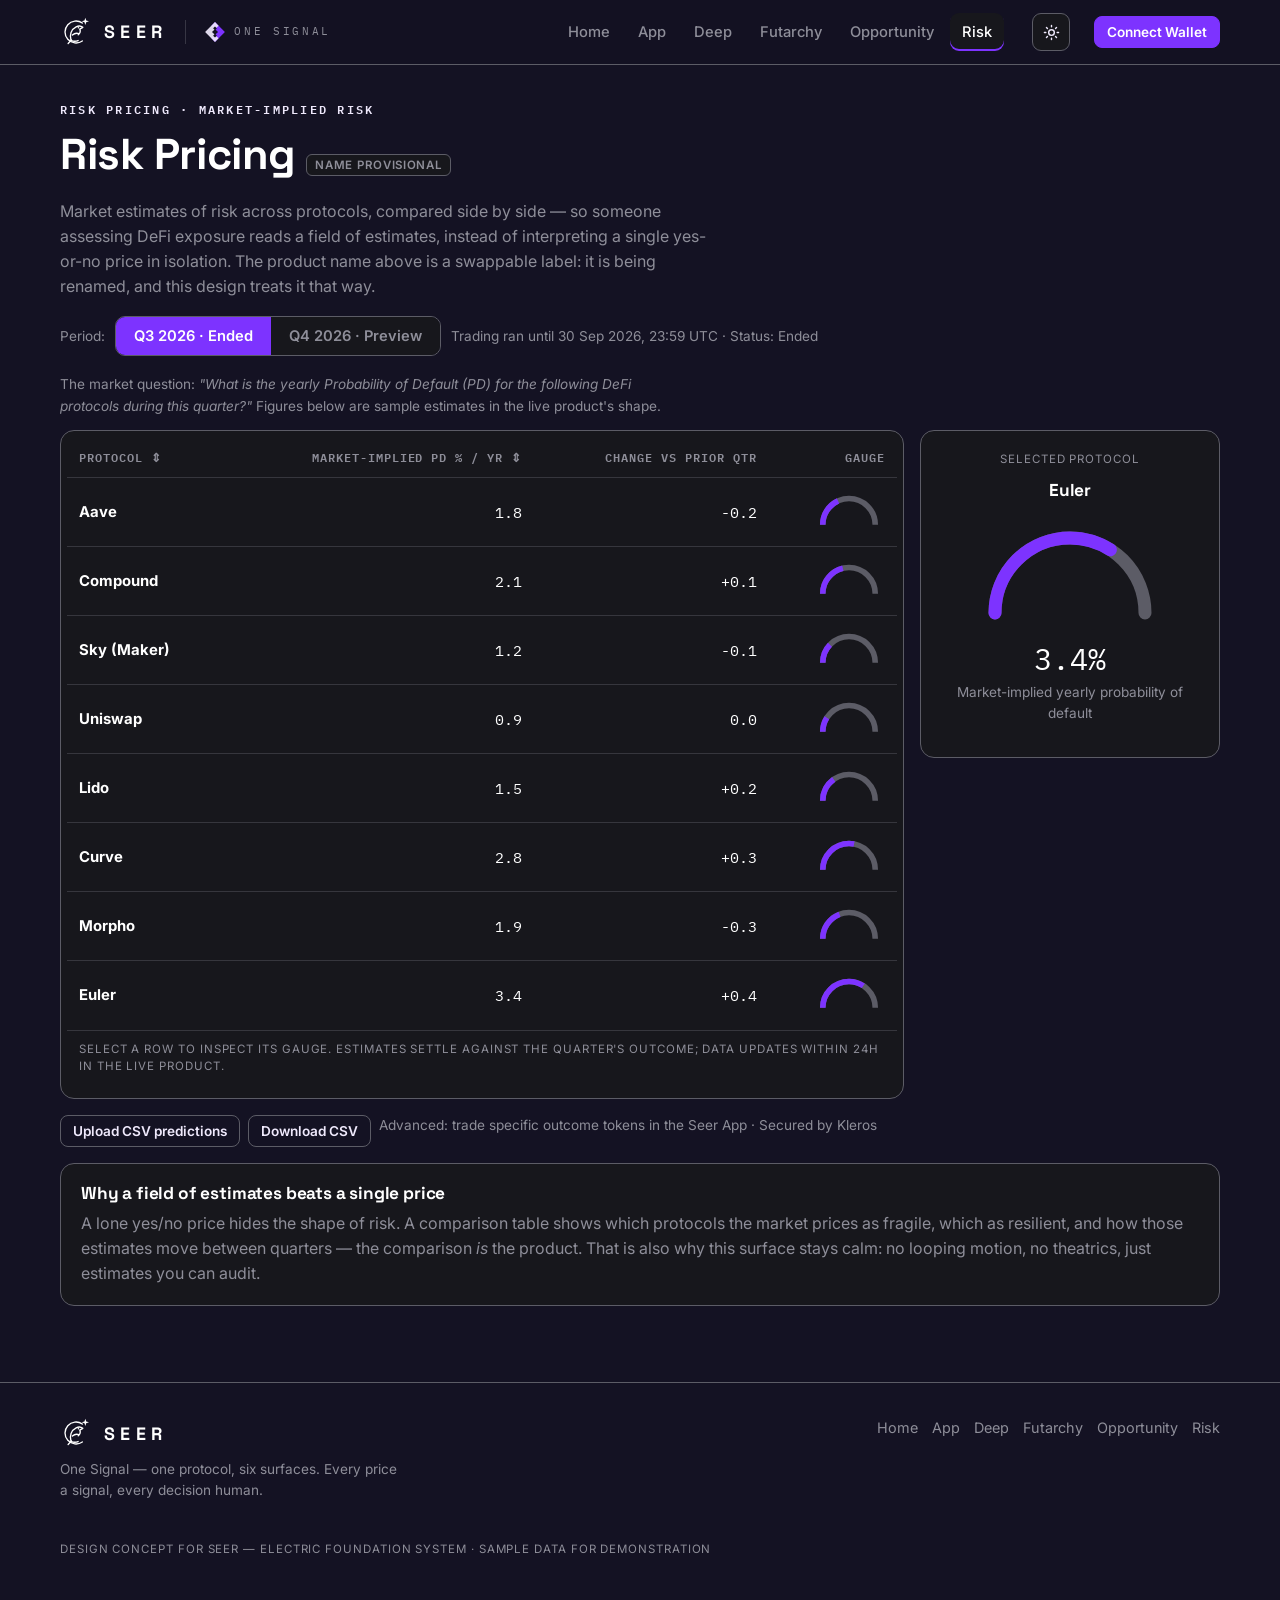
<file: risk/index.html>
<!DOCTYPE html>
<html lang="en"><head><meta charset="UTF-8"><meta name="viewport" content="width=device-width,initial-scale=1">
<title>Risk Pricing — Protocol Risk, Compared — Seer · One Signal</title><meta name="description" content="One Signal — a design concept for Seer's six interfaces in the Electric Foundation system.">
<link rel="preconnect" href="https://fonts.googleapis.com"><link rel="preconnect" href="https://fonts.gstatic.com" crossorigin><link href="https://fonts.googleapis.com/css2?family=Space+Grotesk:wght@400;500;700&family=Inter:wght@400;500;600;700&family=IBM+Plex+Mono:wght@400;500;700&display=swap" rel="stylesheet"><script>(function(){try{var q=null;try{q=new URLSearchParams(location.search).get("theme");}catch(e){}if(q==="light"||q==="dark"){try{localStorage.setItem("seer-theme",q);}catch(e){}}var t=q;if(t!=="light"&&t!=="dark"){try{t=localStorage.getItem("seer-theme");}catch(e){}}if(t==="light")document.documentElement.setAttribute("data-theme","light");}catch(e){}})();</script><link rel="stylesheet" href="../assets/style.css"></head>
<body>
<header class="topnav"><div class="wrap">
<a class="brand" href="../index.html" aria-label="Seer home"><svg class="crow" viewBox="0 0 48 48" fill="none" stroke="currentColor" stroke-width="2" stroke-linecap="round" stroke-linejoin="round" aria-hidden="true"><path d="M33.5 10.5 A16.5 16.5 0 1 0 33.5 37.5"/><path d="M38 2.5 L39.3 6.7 L43.5 8 L39.3 9.3 L38 13.5 L36.7 9.3 L32.5 8 L36.7 6.7 Z" fill="currentColor" stroke="none"/><path d="M16.5 36.5 C13.8 28.5 16.8 19.8 24.2 16.2 C27.6 14.5 31.6 14.8 34.2 17 L29.7 19.7 C31 22.7 30 26 27.4 28.1"/><path d="M18.6 28.6 C21.6 25.9 25.2 25.3 28.2 26.5"/><path d="M16.5 36.5 C19.8 38.2 23.8 38.3 27.2 36.8"/><path d="M17.2 35.8 L12.2 41.2"/><circle cx="27.6" cy="17.6" r="1.15" fill="currentColor" stroke="none"/></svg><span class="wordmark">SEER</span></a><span class="branddiv" aria-hidden="true"></span><a class="edition" href="../index.html" aria-label="One Signal edition home"><svg width="22" height="22" viewBox="0 0 40 40" aria-hidden="true"><path fill="#7D33FF" d="M20 2 L38 20 L20 38 L13.5 31.5 L25.5 20 L13.5 8.5 Z"/><path fill="#EFE9FC" d="M20 2 L2 20 L20 38 L26.5 31.5 L14.5 20 L26.5 8.5 Z" opacity=".92"/><rect x="17.6" y="11" width="4.8" height="4.8" transform="rotate(45 20 13.4)" fill="#141223"/><rect x="17.6" y="24.2" width="4.8" height="4.8" transform="rotate(45 20 26.6)" fill="#141223"/></svg><span>ONE SIGNAL</span></a>
<button class="navtoggle" aria-expanded="false" aria-controls="mainnav">Menu</button>
<nav class="navlinks" id="mainnav" aria-label="Seer interfaces"><a href="../index.html">Home</a><a href="../app/">App</a><a href="../deep/">Deep</a><a href="../futarchy/">Futarchy</a><a href="../opportunity/">Opportunity</a><a href="../risk/" aria-current="page">Risk</a></nav>
<button class="themetoggle" id="themeToggle" type="button" aria-pressed="false" aria-label="Switch to light mode" title="Toggle light / dark mode"><svg class="ic-sun" width="17" height="17" viewBox="0 0 24 24" fill="none" stroke="currentColor" stroke-width="2" stroke-linecap="round" aria-hidden="true"><circle cx="12" cy="12" r="4"/><path d="M12 2v2M12 20v2M4.9 4.9l1.4 1.4M17.7 17.7l1.4 1.4M2 12h2M20 12h2M4.9 19.1l1.4-1.4M17.7 6.3l1.4-1.4"/></svg><svg class="ic-moon" width="17" height="17" viewBox="0 0 24 24" fill="currentColor" aria-hidden="true"><path d="M20.6 14.2A8.5 8.5 0 1 1 9.8 3.4a7 7 0 1 0 10.8 10.8z"/></svg></button>
<button class="btn sm wallet" data-wallet type="button">Connect Wallet</button>
</div></header>

<section style="padding-top:34px"><div class="wrap">
<p class="kicker">Risk Pricing · Market-implied risk</p>
<h1 style="font-size:clamp(1.8rem,4vw,2.7rem)"><span id="productName">Risk Pricing</span> <span class="badge dark" title="This product is being renamed in a sister design bounty">Name provisional</span></h1>
<p class="mut" style="max-width:66ch">Market estimates of risk across protocols, compared side by side — so someone assessing DeFi exposure reads a field of estimates, instead of interpreting a single yes-or-no price in isolation. The product name above is a swappable label: it is being renamed, and this design treats it that way.</p>
<div style="display:flex;gap:10px;flex-wrap:wrap;align-items:center;margin:18px 0">
<span class="small mut">Period:</span>
<div class="toggle" role="group" aria-label="Select quarter">
<button type="button" id="q3Btn" aria-pressed="true">Q3 2026 · Ended</button>
<button type="button" id="q4Btn" aria-pressed="false">Q4 2026 · Preview</button></div>
<span class="mut small" id="periodNote">Trading ran until 30 Sep 2026, 23:59 UTC · Status: Ended</span></div>
<p class="small mut" style="max-width:70ch">The market question: <i>"What is the yearly Probability of Default (PD) for the following DeFi protocols during this quarter?"</i> Figures below are sample estimates in the live product's shape.</p>
<div class="grid" style="grid-template-columns:1fr 300px;gap:16px;align-items:start" id="riskGrid">
<div class="card" style="padding:6px 6px 0;overflow-x:auto"><table aria-label="Probability of default by protocol" id="pdTable">
<thead><tr><th class="sortable" data-sort="name">Protocol ⇕</th><th class="num sortable" data-sort="pd">Market-implied PD % / yr ⇕</th><th class="num">Change vs prior qtr</th><th class="num">Gauge</th></tr></thead>
<tbody id="pdBody"></tbody></table>
<p class="tiny mut" style="padding:10px 12px">Select a row to inspect its gauge. Estimates settle against the quarter's outcome; data updates within 24h in the live product.</p></div>
<div class="card" style="text-align:center"><p class="tiny mut">Selected protocol</p><h3 id="gaugeName">—</h3>
<svg width="190" height="120" viewBox="0 0 190 120" role="img" aria-label="Risk gauge">
<path d="M20 105 A75 75 0 0 1 170 105" fill="none" stroke="#5C5C66" stroke-width="13" stroke-linecap="round"/>
<path id="gaugeArc" d="M20 105 A75 75 0 0 1 170 105" fill="none" stroke="#7D33FF" stroke-width="13" stroke-linecap="round" style="transition:stroke-dashoffset .5s ease"/>
</svg>
<p class="mono" style="font-size:1.9rem;margin:0"><span id="gaugeVal">0.0</span>%</p>
<p class="mut small">Market-implied yearly probability of default</p></div></div>
<div style="display:flex;gap:8px;flex-wrap:wrap;margin-top:16px">
<label class="btn ghost sm" for="riskCsv" style="cursor:pointer">Upload CSV predictions</label>
<input type="file" id="riskCsv" accept=".csv,text/csv" style="position:absolute;left:-9999px" aria-label="Upload a CSV of PD estimates">
<button class="btn ghost sm" id="riskCsvOut" type="button">Download CSV</button>
<span class="mut small">Advanced: trade specific outcome tokens in the Seer App · Secured by Kleros</span></div>
<div class="card" style="margin-top:16px"><h3>Why a field of estimates beats a single price</h3>
<p class="mut" style="margin:0">A lone yes/no price hides the shape of risk. A comparison table shows which protocols the market prices as fragile, which as resilient, and how those estimates move between quarters — the comparison <i>is</i> the product. That is also why this surface stays calm: no looping motion, no theatrics, just estimates you can audit.</p></div>
</div></section>
<footer class="site"><div class="wrap">
<div><div class="brand" style="font-size:1.1rem"><svg class="crow" viewBox="0 0 48 48" fill="none" stroke="currentColor" stroke-width="2" stroke-linecap="round" stroke-linejoin="round" aria-hidden="true"><path d="M33.5 10.5 A16.5 16.5 0 1 0 33.5 37.5"/><path d="M38 2.5 L39.3 6.7 L43.5 8 L39.3 9.3 L38 13.5 L36.7 9.3 L32.5 8 L36.7 6.7 Z" fill="currentColor" stroke="none"/><path d="M16.5 36.5 C13.8 28.5 16.8 19.8 24.2 16.2 C27.6 14.5 31.6 14.8 34.2 17 L29.7 19.7 C31 22.7 30 26 27.4 28.1"/><path d="M18.6 28.6 C21.6 25.9 25.2 25.3 28.2 26.5"/><path d="M16.5 36.5 C19.8 38.2 23.8 38.3 27.2 36.8"/><path d="M17.2 35.8 L12.2 41.2"/><circle cx="27.6" cy="17.6" r="1.15" fill="currentColor" stroke="none"/></svg><span class="wordmark">SEER</span></div>
<p class="mut small" style="max-width:38ch;margin-top:10px">One Signal — one protocol, six surfaces. Every price a signal, every decision human.</p></div>
<nav aria-label="Interfaces"><a href="../index.html">Home</a><a href="../app/">App</a><a href="../deep/">Deep</a><a href="../futarchy/">Futarchy</a><a href="../opportunity/">Opportunity</a><a href="../risk/">Risk</a></nav>
<p class="mut tiny">Design concept for Seer — Electric Foundation system · Sample data for demonstration</p>
</div></footer>
<div class="toast" role="status" aria-live="polite"></div>
<script src="../assets/app.js"></script>
<script>
var DATA={
 Q3:{note:'Trading ran until 30 Sep 2026, 23:59 UTC · Status: Ended', rows:[['Aave',1.8,-0.2],['Compound',2.1,0.1],['Sky (Maker)',1.2,-0.1],['Uniswap',0.9,0.0],['Lido',1.5,0.2],['Curve',2.8,0.3],['Morpho',1.9,-0.3],['Euler',3.4,0.4]]},
 Q4:{note:'Q4 2026 · Preview figures — market not yet open in the live product', rows:[['Aave',1.6,-0.2],['Compound',2.0,-0.1],['Sky (Maker)',1.1,-0.1],['Uniswap',0.9,0.0],['Lido',1.4,-0.1],['Curve',2.5,-0.3],['Morpho',1.7,-0.2],['Euler',3.0,-0.4]]}
};
var quarter='Q3', sortK=null, sortD=1, selected='Euler';
var ARC=235.6; /* length of the 180-degree arc path approx */
function gauge(pd){ var arc=document.getElementById('gaugeArc'); var frac=Math.min(1, pd/5); arc.style.strokeDasharray=ARC; arc.style.strokeDashoffset=ARC*(1-frac);
 tweenNumber(document.getElementById('gaugeVal'), parseFloat(document.getElementById('gaugeVal').textContent)||0, pd, 500, function(v){return v.toFixed(1);}); }
function render(){
 var rows=DATA[quarter].rows.slice(); if(sortK){ rows.sort(function(a,b){ return (sortK==='name'? a[0].localeCompare(b[0]) : a[1]-b[1])*sortD; }); }
 document.getElementById('pdBody').innerHTML=rows.map(function(r){
   var frac=Math.min(1,r[1]/5), off=(ARC*(1-frac)).toFixed(1);
   return '<tr data-proto="'+r[0]+'" style="cursor:pointer" tabindex="0" aria-label="Inspect '+r[0]+'"><td><b>'+r[0]+'</b></td>'
   +'<td class="num" data-pd="'+r[0]+'">'+r[1].toFixed(1)+'</td>'
   +'<td class="num">'+(r[2]>0?'+':'')+r[2].toFixed(1)+'</td>'
   +'<td class="num"><svg width="72" height="42" viewBox="0 0 190 120" aria-hidden="true"><path d="M20 105 A75 75 0 0 1 170 105" fill="none" stroke="#5C5C66" stroke-width="16"/><path d="M20 105 A75 75 0 0 1 170 105" fill="none" stroke="#7D33FF" stroke-width="16" stroke-dasharray="'+ARC+'" stroke-dashoffset="'+off+'"/></svg></td></tr>'; }).join('');
 document.querySelectorAll('[data-proto]').forEach(function(tr){ function pick(){ selected=tr.dataset.proto; document.getElementById('gaugeName').textContent=selected;
   var row=DATA[quarter].rows.filter(function(r){return r[0]===selected;})[0]; gauge(row[1]); }
  tr.addEventListener('click',pick); tr.addEventListener('keydown',function(e){ if(e.key==='Enter'||e.key===' '){e.preventDefault();pick();} }); });
 document.getElementById('gaugeName').textContent=selected;
 var srow=DATA[quarter].rows.filter(function(r){return r[0]===selected;})[0]; if(srow) gauge(srow[1]);
}
function setQuarter(qstr){
 if(qstr===quarter) return;
 var tb=document.getElementById('pdTable'); tb.classList.add('fadeout');
 setTimeout(function(){ quarter=qstr;
   document.getElementById('q3Btn').setAttribute('aria-pressed',String(qstr==='Q3'));
   document.getElementById('q4Btn').setAttribute('aria-pressed',String(qstr==='Q4'));
   document.getElementById('periodNote').textContent=DATA[qstr].note;
   /* tween each PD cell from old to new value */
   var old={}; DATA[qstr==='Q3'?'Q4':'Q3'].rows.forEach(function(r){ old[r[0]]=r[1]; });
   render();
   document.querySelectorAll('[data-pd]').forEach(function(td){ var nm=td.dataset.pd; var row=DATA[qstr].rows.filter(function(r){return r[0]===nm;})[0];
     tweenNumber(td, old[nm]||0, row[1], 500, function(v){return v.toFixed(1);}); });
   tb.classList.remove('fadeout');
 },200);
}
document.getElementById('q3Btn').addEventListener('click',function(){ setQuarter('Q3'); });
document.getElementById('q4Btn').addEventListener('click',function(){ setQuarter('Q4'); });
document.querySelectorAll('#pdTable [data-sort]').forEach(function(th){ th.addEventListener('click',function(){ var k=th.dataset.sort; if(sortK===k) sortD*=-1; else {sortK=k; sortD=1;} render(); }); });
document.getElementById('riskCsvOut').addEventListener('click',function(){
 downloadText('risk-pd-'+quarter.toLowerCase()+'.csv','protocol,pd_percent_year\n'+DATA[quarter].rows.map(function(r){return r[0]+','+r[1].toFixed(1);}).join('\n')); toast('CSV downloaded for '+quarter+'.'); });
document.getElementById('riskCsv').addEventListener('change',function(e){
 var f=e.target.files[0]; if(!f) return; var rd=new FileReader();
 rd.onload=function(){ var n=0; String(rd.result).split(/\r?\n/).slice(1).forEach(function(line){ var p=line.split(','); if(p.length<2) return;
   var nm=p[0].trim().toLowerCase(), v=parseFloat(p[1]); if(!isFinite(v)) return;
   DATA[quarter].rows.forEach(function(r){ if(r[0].toLowerCase()===nm){ r[1]=Math.max(0,v); n++; } }); });
  if(n){ render(); toast('CSV applied — '+n+' estimates updated for '+quarter+'.'); } else toast('No matching protocol names in that CSV.'); };
 rd.readAsText(f); });
render();
</script>
</body></html>
</file>
<file: assets/style.css>
/* Seer — One Signal · Electric Foundation system */
:root{
  --night:#141223; --surface:#17171C; --border:#5C5C66; --grey:#67676F; --grey-lt:#8E8E99;
  --violet:#7D33FF; --lav:#EFE9FC; --violet-deep:#6C2BD9; --white:#FFFFFF;
  --panel:rgba(23,23,28,.92);
  --font-d:'Space Grotesk',system-ui,sans-serif; --font-b:'Inter',system-ui,sans-serif;
  --font-m:'IBM Plex Mono',ui-monospace,SFMono-Regular,Menlo,monospace;
  --rad:14px;
}
*{box-sizing:border-box}
html{scroll-behavior:smooth}
body{margin:0;background:var(--night);color:var(--white);font-family:var(--font-b);font-size:16px;line-height:1.55;-webkit-font-smoothing:antialiased}
a{color:inherit}
h1,h2,h3{font-family:var(--font-d);line-height:1.08;margin:0 0 .5em;letter-spacing:-.01em}
h1{font-size:clamp(2.1rem,5.2vw,3.9rem)}
h2{font-size:clamp(1.5rem,3vw,2.2rem)}
h3{font-size:1.08rem}
p{margin:0 0 1em}
.mono{font-family:var(--font-m);font-variant-numeric:tabular-nums}
.mut{color:var(--grey-lt)} .small{font-size:.85rem} .tiny{font-size:.72rem;letter-spacing:.08em;text-transform:uppercase}
.wrap{max-width:1200px;margin:0 auto;padding:0 20px}
section{padding:56px 0}
/* ---------- chrome ---------- */
.topnav{position:sticky;top:0;z-index:60;background:rgba(20,18,35,.92);backdrop-filter:blur(10px);border-bottom:1px solid var(--border)}
.topnav .wrap{display:flex;align-items:center;gap:18px;min-height:64px}
.brand{display:flex;align-items:center;gap:10px;text-decoration:none;font-family:var(--font-d);font-weight:700;font-size:1.35rem;letter-spacing:-.02em}
.brand .crow{width:32px;height:32px;flex:none}
.brand .wordmark{letter-spacing:.3em;font-size:1.12rem;padding-left:.1em}
.branddiv{width:1px;height:24px;background:var(--grey);opacity:.45;flex:none}
.edition{display:flex;align-items:center;gap:8px;text-decoration:none;font-family:var(--font-m);font-size:.7rem;letter-spacing:.24em;color:var(--grey-lt);flex:none}
.edition svg{flex:none}
@media (max-width:560px){.edition span{display:none}.brand .wordmark{letter-spacing:.18em}}
.brand svg{flex:none}
.navlinks{display:flex;gap:4px;margin-left:auto;flex-wrap:wrap}
.navlinks a{text-decoration:none;padding:8px 12px;border-radius:9px;color:var(--grey-lt);font-size:.92rem;font-weight:500}
.navlinks a:hover{color:var(--white);background:var(--surface)}
.navlinks a[aria-current="page"]{color:var(--white);background:var(--surface);box-shadow:inset 0 -2px 0 var(--violet)}
.btn{display:inline-flex;align-items:center;gap:8px;background:var(--violet);color:var(--white);border:1px solid var(--violet);border-radius:10px;padding:10px 18px;font:600 .95rem var(--font-b);cursor:pointer;text-decoration:none;transition:transform .15s,box-shadow .2s}
.btn:hover{box-shadow:0 0 0 4px rgba(125,51,255,.25)}
.btn:active{transform:scale(.98)}
.btn.ghost{background:transparent;color:var(--lav);border-color:var(--border)}
.btn.lav{background:var(--lav);color:var(--violet-deep);border-color:var(--lav)}
.btn.sm{padding:7px 12px;font-size:.85rem;border-radius:8px}
.btn:focus-visible,a:focus-visible,button:focus-visible,input:focus-visible,[tabindex]:focus-visible{outline:2px solid var(--lav);outline-offset:3px}
.wallet{margin-left:6px;white-space:nowrap}
.navtoggle{display:none;margin-left:auto;background:var(--surface);border:1px solid var(--border);color:var(--white);border-radius:9px;padding:9px 12px;cursor:pointer;font:600 .9rem var(--font-b)}
footer.site{border-top:1px solid var(--border);padding:34px 0 44px;margin-top:20px}
footer.site .wrap{display:flex;gap:26px;flex-wrap:wrap;justify-content:space-between;align-items:flex-start}
footer.site nav{display:flex;gap:14px;flex-wrap:wrap}
footer.site nav a{color:var(--grey-lt);text-decoration:none;font-size:.9rem}
footer.site nav a:hover{color:var(--white)}
/* ---------- generic ---------- */
.card{background:var(--surface);border:1px solid var(--border);border-radius:var(--rad);padding:20px}
.chip{display:inline-flex;align-items:center;gap:6px;border:1px solid var(--border);background:var(--surface);color:var(--grey-lt);border-radius:999px;padding:6px 13px;font-size:.85rem;cursor:pointer;font-family:var(--font-b)}
.chip:hover{color:var(--white)} .chip[aria-pressed="true"]{background:var(--violet);border-color:var(--violet);color:var(--white)}
.badge{display:inline-block;background:var(--lav);color:var(--violet-deep);font:600 .72rem var(--font-b);letter-spacing:.06em;text-transform:uppercase;border-radius:6px;padding:3px 8px}
.badge.dark{background:var(--surface);color:var(--grey-lt);border:1px solid var(--border)}
.grid{display:grid;gap:16px}
.grid.c2{grid-template-columns:repeat(2,1fr)} .grid.c3{grid-template-columns:repeat(3,1fr)} .grid.c5{grid-template-columns:repeat(5,1fr)}
.kicker{color:var(--lav);font:600 .78rem var(--font-m);letter-spacing:.18em;text-transform:uppercase;margin-bottom:12px}
table{width:100%;border-collapse:collapse;font-size:.93rem}
th,td{padding:10px 12px;text-align:left;border-bottom:1px solid rgba(92,92,102,.45)}
th{font:600 .75rem var(--font-m);letter-spacing:.08em;text-transform:uppercase;color:var(--grey-lt);cursor:default}
th.sortable{cursor:pointer} th.sortable:hover{color:var(--white)}
td.num,th.num{text-align:right;font-family:var(--font-m);font-variant-numeric:tabular-nums}
tbody tr{transition:background .15s} tbody tr:hover{background:rgba(255,255,255,.03)}
input[type="search"],input[type="text"],input[type="number"]{background:var(--night);border:1px solid var(--border);color:var(--white);border-radius:10px;padding:11px 14px;font:400 .95rem var(--font-b);width:100%}
input[type="range"]{accent-color:var(--violet)}
select{background:var(--night);color:var(--white);border:1px solid var(--border);border-radius:9px;padding:9px 10px;font-family:var(--font-b)}
/* partition bar */
.pbar{display:flex;height:56px;border-radius:12px;overflow:hidden;border:1px solid var(--border)}
.pbar .seg{position:relative;display:flex;flex-direction:column;justify-content:center;padding:0 14px;min-width:0;transition:width .7s ease;overflow:hidden}
.pbar .seg b{font-family:var(--font-d);font-size:.95rem;white-space:nowrap}
.pbar .seg span{font-family:var(--font-m);font-size:.85rem;white-space:nowrap}
.pbar .seg.v{background:var(--violet);color:var(--white)} .pbar .seg.l{background:var(--lav);color:var(--violet-deep)}
.pbar .seg.g1{background:var(--grey);color:var(--white)} .pbar .seg.g2{background:var(--surface);color:var(--grey-lt)}
.pbar.tall{height:auto;min-height:64px}
/* marquee */
.marquee{overflow:hidden;-webkit-mask-image:linear-gradient(90deg,transparent,#000 12%,#000 88%,transparent);mask-image:linear-gradient(90deg,transparent,#000 12%,#000 88%,transparent)}
.marquee .track{display:flex;gap:16px;width:max-content;animation:scrollx 80s linear infinite;padding:6px 0}
.marquee:hover .track{animation-play-state:paused}
@keyframes scrollx{to{transform:translate(calc(-50% - 8px))}}
.mcard{width:300px;flex:none}
.mcard .art{height:110px;border-radius:10px;margin-bottom:12px;border:1px solid var(--border);position:relative;overflow:hidden}
.leader{border-color:var(--violet)!important;box-shadow:0 0 0 1px var(--violet)}
/* hero */
.hero{position:relative;overflow:hidden;padding:84px 0 70px;text-align:center}
.hero .aurora{position:absolute;inset:0;pointer-events:none}
.hero .aurora::before,.hero .aurora::after{content:"";position:absolute;width:640px;height:640px;border-radius:50%;filter:blur(120px)}
.hero .aurora::before{background:radial-gradient(circle,rgba(125,51,255,.20),transparent 65%);top:-260px;left:-160px;animation:drift 14s ease-in-out infinite alternate}
.hero .aurora::after{background:radial-gradient(circle,rgba(108,43,217,.16),transparent 65%);bottom:-300px;right:-140px;animation:drift 14s ease-in-out infinite alternate-reverse}
@keyframes drift{from{transform:translate(0,0)}to{transform:translate(50px,30px)}}
#heroCanvas{position:absolute;inset:0;width:100%;height:100%;pointer-events:none}
.hero .inner{position:relative;z-index:2}
.hero h1{max-width:16ch;margin-left:auto;margin-right:auto}
.hero .tag{font-size:clamp(1.02rem,2vw,1.25rem);color:var(--grey-lt);max-width:58ch;margin:0 auto 26px}
.rise{opacity:0;transform:translateY(20px);animation:rise .9s ease-in-out forwards}
@keyframes rise{to{opacity:1;transform:none}}
.d1{animation-delay:.1s}.d2{animation-delay:.35s}.d3{animation-delay:.8s}.d4{animation-delay:1.1s}.d5{animation-delay:1.4s}
.stats{display:flex;gap:18px;justify-content:center;flex-wrap:wrap;margin-top:38px}
.stat{min-width:170px;background:rgba(23,23,28,.75);border:1px solid var(--border);border-radius:var(--rad);padding:16px 20px}
.stat .v{font:700 1.9rem var(--font-m)} .stat .l{color:var(--grey-lt);font-size:.82rem;letter-spacing:.06em;text-transform:uppercase}
/* layer stack */
.stack{display:grid;gap:10px;max-width:820px;margin:0 auto}
.layer{border:1px solid var(--border);border-radius:12px;padding:16px 20px;background:var(--surface);display:flex;justify-content:space-between;gap:14px;align-items:center;flex-wrap:wrap}
.layer.base{background:var(--violet);border-color:var(--violet)}
.layer.base .mut{color:var(--lav)}
.diag{background-image:repeating-linear-gradient(45deg,rgba(255,255,255,.045) 0 1px,transparent 1px 14px)}
/* market cards */
.mkt{cursor:pointer;text-align:left;width:100%;font-family:var(--font-b);color:var(--white)}
.mkt:hover{border-color:var(--grey-lt)}
.mkt .q{font:600 1.02rem var(--font-d);margin:8px 0 12px;min-height:2.4em}
.yn{display:flex;gap:8px}
.yn span{flex:1;text-align:center;border-radius:9px;padding:9px 4px;font:600 .9rem var(--font-m)}
.yn .y{background:var(--violet);color:var(--white)} .yn .n{background:var(--night);border:1px solid var(--border);color:var(--grey-lt)}
canvas.wave,canvas.spark{display:block;width:100%}
.skel{position:relative;overflow:hidden;background:var(--surface);border:1px solid var(--border);border-radius:var(--rad);min-height:170px}
.skel::after{content:"";position:absolute;inset:0;background:linear-gradient(100deg,transparent 30%,rgba(239,233,252,.09) 50%,transparent 70%);animation:shim 1.2s infinite}
@keyframes shim{from{transform:translateX(-100%)}to{transform:translateX(100%)}}
.pulse{animation:pulseBg .6s ease}
@keyframes pulseBg{0%{background:rgba(239,233,252,.28)}100%{background:transparent}}
/* detail / glass */
.glass{background:rgba(20,18,35,.8);backdrop-filter:blur(10px);border:1px solid var(--border);border-radius:var(--rad);padding:20px}
.detail{margin-top:18px}
.slip .amt{font:700 1.6rem var(--font-m)}
.amtchips{display:flex;gap:8px;flex-wrap:wrap;margin:10px 0}
/* deep */
.distbar{display:flex;height:34px;border-radius:9px;overflow:hidden;border:1px solid var(--border)}
.distbar .seg{transition:width .5s ease;min-width:0}
tbody tr.rowin{animation:rowin .25s ease both}
@keyframes rowin{from{opacity:0;transform:translateY(8px)}to{opacity:1;transform:none}}
input[type="file"]{color:var(--grey-lt);font-size:.88rem}
/* futarchy */
.impact{font:700 clamp(3rem,8vw,5.2rem) var(--font-m);text-align:center;line-height:1}
.toggle{display:inline-flex;border:1px solid var(--border);border-radius:10px;overflow:hidden}
.toggle button{background:var(--surface);color:var(--grey-lt);border:0;padding:10px 18px;font:600 .92rem var(--font-b);cursor:pointer}
.toggle button[aria-pressed="true"]{background:var(--violet);color:var(--white)}
.toggle button[aria-pressed="true"].alt{background:var(--lav);color:var(--violet-deep)}
#twWrap{position:relative;border:1px solid var(--border);border-radius:var(--rad);background:var(--night);overflow:hidden}
#twWrap canvas{display:block;width:100%}
/* risk */
.fadeout{opacity:.25;transition:opacity .2s}
/* toast */
.toast{position:fixed;left:50%;bottom:22px;transform:translate(-50%,16px);opacity:0;background:var(--lav);color:var(--violet-deep);font-weight:600;padding:11px 18px;border-radius:10px;z-index:99;transition:.25s;pointer-events:none;max-width:92vw}
.toast.show{opacity:1;transform:translate(-50%,0)}
.steps{display:grid;grid-template-columns:repeat(5,1fr);gap:12px}
.step .n{font:700 1.5rem var(--font-m);color:var(--violet)}
.lb tr.me{border-left:3px solid var(--violet)}
@media(max-width:900px){.grid.c3,.grid.c5,.steps{grid-template-columns:repeat(2,1fr)}}
@media(max-width:820px){#riskGrid{grid-template-columns:1fr!important}}
@media(max-width:640px){
  .grid.c2,.grid.c3,.grid.c5,.steps{grid-template-columns:1fr}
  .navlinks{display:none;position:absolute;top:64px;left:0;right:0;background:var(--night);border-bottom:1px solid var(--border);padding:10px 16px;flex-direction:column}
  .navlinks.open{display:flex}.navtoggle{display:block}.wallet{display:none}
  .pbar{height:auto;flex-direction:column}.pbar .seg{padding:10px 14px;width:100%!important}
  th,td{padding:8px}
  .hero{padding:56px 0 48px}
}
@media(prefers-reduced-motion:reduce){
  *,*::before,*::after{animation-duration:.001s!important;animation-iteration-count:1!important;transition-duration:.001s!important;scroll-behavior:auto!important}
  .marquee .track{animation:none}
}

/* Desktop-experience note (small screens, injected by app.js) */
.desktopnote{position:sticky;top:0;z-index:80;background:#7D33FF;color:#fff;font:500 13px/1.5 Inter,system-ui,sans-serif;padding:10px 46px 10px 16px;text-align:center}
.desktopnote button{position:absolute;right:8px;top:50%;transform:translateY(-50%);background:transparent;border:0;color:#fff;font-size:15px;line-height:1;cursor:pointer;padding:8px}

/* ---------- theme toggle ---------- */
.themetoggle{margin-left:10px;flex:none;display:inline-flex;align-items:center;justify-content:center;width:38px;height:38px;border-radius:9px;background:var(--surface);border:1px solid var(--border);color:var(--lav);cursor:pointer;padding:0}
.themetoggle:hover{color:var(--white);border-color:var(--grey-lt)}
.themetoggle .ic-moon{display:none}
html[data-theme="light"] .themetoggle{color:var(--violet-deep)}
html[data-theme="light"] .themetoggle:hover{color:var(--night);border-color:var(--grey)}
html[data-theme="light"] .themetoggle .ic-sun{display:none}
html[data-theme="light"] .themetoggle .ic-moon{display:block}

/* ---------- light theme (EF kit Light Mode: white / EFE9FC surfaces, #141223 text, #7D33FF accents) ---------- */
html[data-theme="light"]{background:var(--lav)}
html[data-theme="light"] body{background:var(--lav);color:var(--night)}
html[data-theme="light"]{--surface:#FFFFFF;--border:#8E8E99;--panel:rgba(255,255,255,.94)}
html[data-theme="light"] .topnav{background:rgba(255,255,255,.92)}
html[data-theme="light"] .navlinks a{color:#5C5C66}
html[data-theme="light"] .navlinks a:hover{color:var(--night);background:var(--lav)}
html[data-theme="light"] .navlinks a[aria-current="page"]{color:var(--night);background:var(--lav)}
html[data-theme="light"] .navtoggle{color:var(--night)}
html[data-theme="light"] footer.site nav a{color:#5C5C66}
html[data-theme="light"] footer.site nav a:hover{color:var(--night)}
html[data-theme="light"] .mut{color:#5C5C66}
html[data-theme="light"] .kicker{color:var(--violet-deep)}
html[data-theme="light"] .hero .tag{color:#5C5C66}
html[data-theme="light"] .stat{background:#FFFFFF}
html[data-theme="light"] .stat .l{color:#5C5C66}
html[data-theme="light"] .mkt{color:var(--night)}
html[data-theme="light"] .chip{color:#5C5C66}
html[data-theme="light"] .chip:hover{color:var(--night)}
html[data-theme="light"] .badge.dark{color:#5C5C66}
html[data-theme="light"] .btn.ghost{color:var(--violet-deep)}
html[data-theme="light"] input[type="search"],html[data-theme="light"] input[type="text"],html[data-theme="light"] input[type="number"],html[data-theme="light"] select{background:#FFFFFF;color:var(--night)}
html[data-theme="light"] input[type="file"]{color:#5C5C66}
html[data-theme="light"] th{color:#5C5C66}
html[data-theme="light"] th.sortable:hover{color:var(--night)}
html[data-theme="light"] tbody tr:hover{background:rgba(20,18,35,.045)}
html[data-theme="light"] .diag{background-image:repeating-linear-gradient(45deg,rgba(20,18,35,.05) 0 1px,transparent 1px 14px)}
html[data-theme="light"] .glass{background:rgba(255,255,255,.88)}
html[data-theme="light"] .yn .n{background:#FFFFFF;color:#5C5C66}
html[data-theme="light"] .pbar .seg.g2{color:#5C5C66}
html[data-theme="light"] .toggle button{color:#5C5C66}
html[data-theme="light"] .toggle button[aria-pressed="true"]{color:#FFFFFF}
html[data-theme="light"] .toggle button[aria-pressed="true"].alt{background:var(--lav);color:var(--violet-deep)}
html[data-theme="light"] .chip[aria-pressed="true"]{color:#FFFFFF}
html[data-theme="light"] :focus-visible{outline-color:var(--violet)}
html[data-theme="light"] svg path[fill="#EFE9FC"]{fill:#6C2BD9}
/* inline-styled lavender/white text sits on light surfaces in light mode — deepen it */
html[data-theme="light"] [style*="color:var(--lav)"]{color:var(--violet-deep)!important}
html[data-theme="light"] [style*="color:var(--white)"]{color:var(--night)!important}
/* bet slip is an inline dark panel (background:var(--night)) — flip it to a lavender card in light mode */
html[data-theme="light"] .slip{background:var(--lav)!important}
@media(max-width:640px){
  html[data-theme="light"] .navlinks{background:#FFFFFF}
}
</file>
